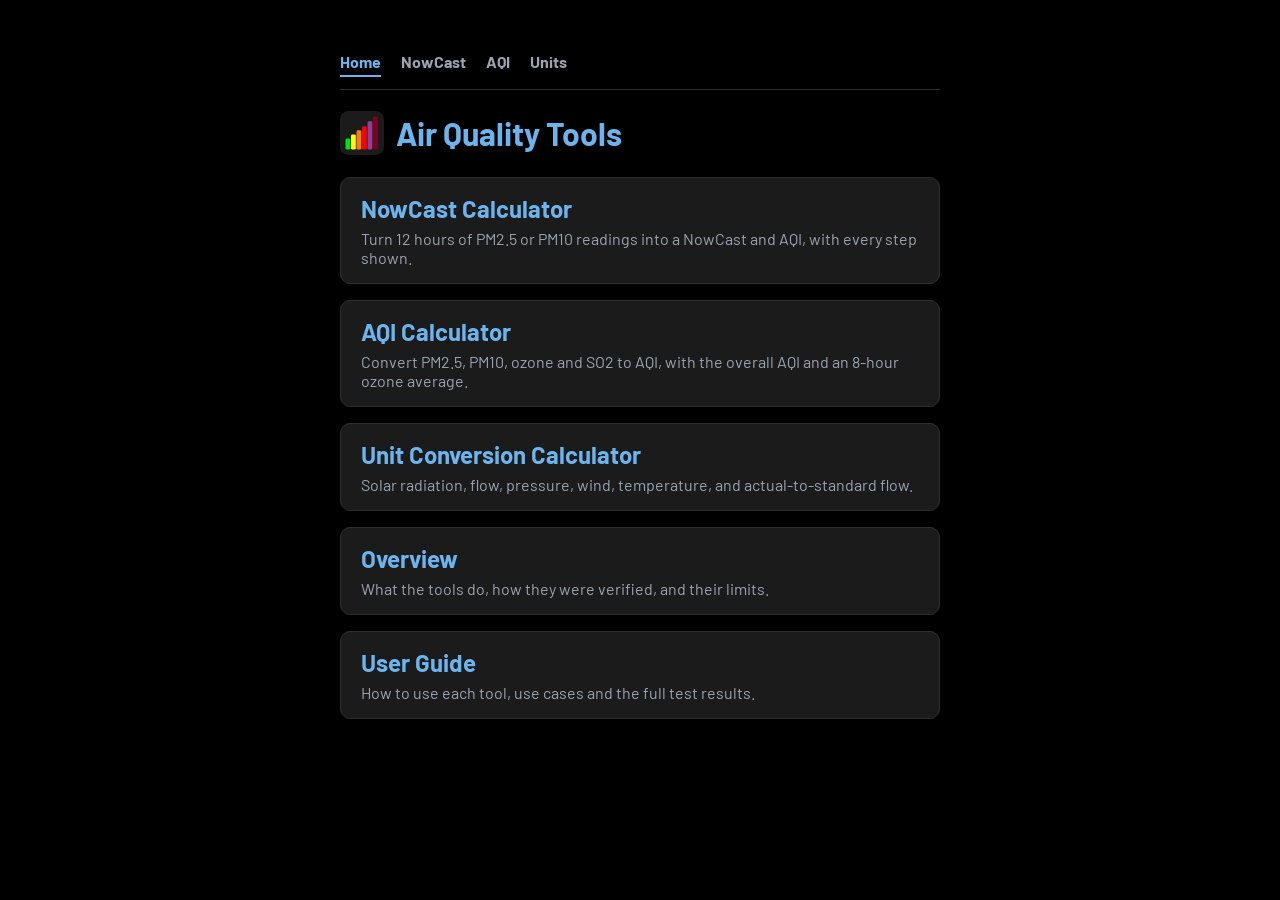
<file: index.html>
<!DOCTYPE html>
<html lang="en">
<head>
  <meta charset="utf-8">
  <meta name="viewport" content="width=device-width, initial-scale=1">
  <title>Air Quality Tools</title>
  <link href="https://fonts.googleapis.com/css2?family=Barlow:wght@400;700&display=swap" rel="stylesheet">
  <link rel="stylesheet" href="style.css">
  <link rel="icon" href="favicon.svg">
  <style>
    body {
      font-family: "Barlow", Arial, sans-serif;
      background: black;
      color: #e6e6e6;
      max-width: 600px;
      margin: 40px auto;
      padding: 0 16px;
    }
    h1 {
      color: #6cb4ee;
      display: flex;
      align-items: center;
      gap: 12px
    }
    .logo {
      width: 44px;
      height: 44px;
    }
  </style>
</head>
<body>
  <nav class="topnav">
    <a href="index.html" aria-current="page">Home</a>
    <a href="nowcast.html">NowCast</a>
    <a href="aqi.html">AQI</a>
    <a href="units.html">Units</a>
  </nav>
    <h1><img src="favicon.svg" alt="" class="logo" width="44" height="44">Air Quality Tools</h1>
  <div class="menu">
    <a class="tool" href="nowcast.html">
      <h2>NowCast Calculator</h2>
      <p>Turn 12 hours of PM2.5 or PM10 readings into a NowCast and AQI, with every step shown.</p>
    </a>
    <a class="tool" href="aqi.html">
      <h2>AQI Calculator</h2>
      <p>Convert PM2.5, PM10, ozone and SO2 to AQI, with the overall AQI and an 8-hour ozone average.</p>
    </a>
    <a class="tool" href="units.html">
      <h2>Unit Conversion Calculator</h2>
      <p>Solar radiation, flow, pressure, wind, temperature, and actual-to-standard flow.</p>
    </a>
   <a class="tool" href="overview.html">
     <h2>Overview</h2>
     <p> What the tools do, how they were verified, and their limits.</p>
   </a>
  <a class="tool" href="user-guide.txt">
    <h2> User Guide</h2>
    <p>How to use each tool, use cases and the full test results.</p>
  </a>
  </div>
</body>
</html>
</file>
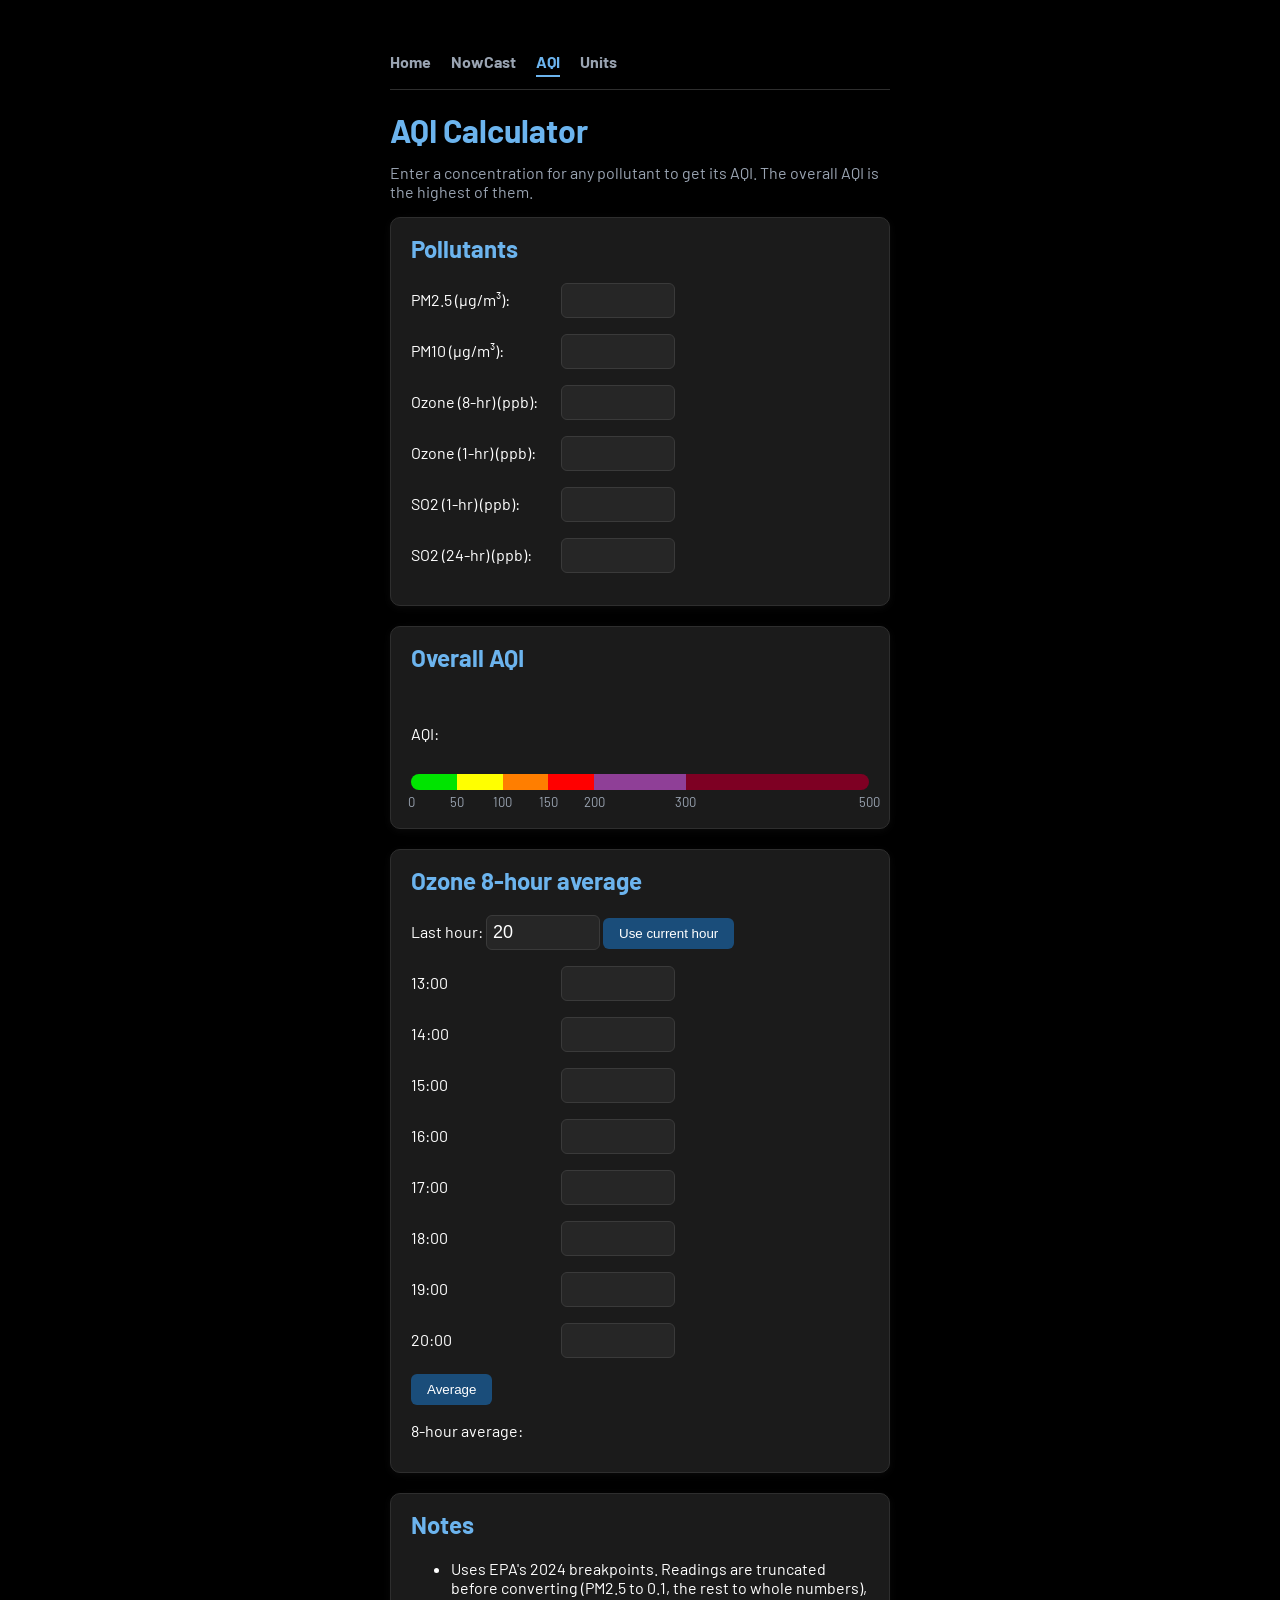
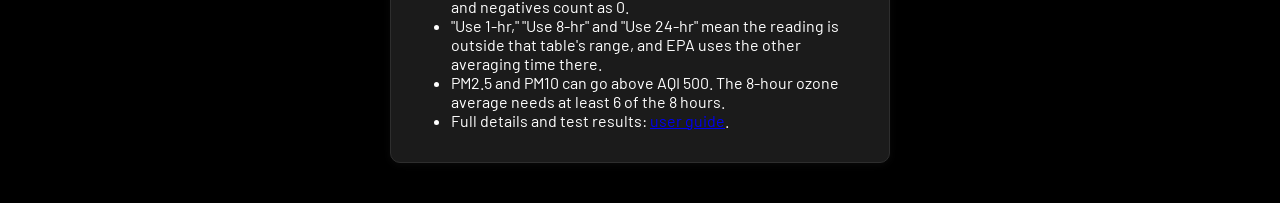
<file: aqi.html>
<!DOCTYPE html>
<html lang="en">
<head>
<meta charset="utf-8">
<meta name="viewport" content="width=device-width, initial-scale=1">
  <title>AQI Calculator</title>
  <link href="https://fonts.googleapis.com/css2?family=Barlow:wght@400;700&display=swap" rel="stylesheet">
 <link rel="stylesheet" href="style.css">
 <link rel="icon" href="favicon.svg">
  <style>
    body {
      font-family: "Barlow", Arial, sans-serif;
      background: black;
      color: white;
      max-width: 500px;
      margin: 40px auto;
      padding: 0 16px;
    }
    h1 {
      color: #6cb4ee;
    }
    input {
      font-size: 18px;
      padding: 6px;
      width: 100px;
      background: #262626;
      color: white;
      border: 1px solid #3a3a3a;
      border-radius: 6px;
    }
    button {
      background: #1a4d7a;
      color: white;
      border: none;
      padding: 8px 16px;
      border-radius: 6px;
      cursor: pointer;
    }
    #result {
      font-size: 48px;
      font-weight: bold;
      padding: 4px 16px;
      border-radius: 8px;
    }
    .good      { background: #00e400; color: black; }
    .moderate  { background: #ffff00; color: black; }
    .usg       { background: #ff7e00; color: black; }
    .unhealthy { background: #ff0000; color: white; }
    .very      { background: #8f3f97; color: white; }
    .hazardous { background: #7e0023; color: white; }
    label {
      display: inline-block;
      width: 150px;
    }
    .small-aqi {
      margin-left: 10px;
      padding: 2px 10px;
      border-radius: 6px;
      font-weight: bold;
      white-space: nowrap;
    }
    #scale-wrap {
      position: relative;
      margin-top: 24px;
    }
    #scale {
      display: flex;
      height: 16px;
      border-radius: 8px;
      overflow: hidden;
    }
    #marker {
      display: none;
      position: absolute;
      top: -10px;
      left: 0%;
      width: 0px;
      height: 0px;
      border-left: 7px solid transparent;
      border-right: 7px solid transparent;
      border-top: 10px solid white;
      transform: translateX(-50%);
      transition: left 0.4s;
    }
    #ticks {
      position: relative;
      height: 18px;
      margin-top: 4px;
      font-size: 13px;
      color: #9aa4b2;
    }
    #ticks span {
      position: absolute;
      transform: translateX(-50%);
    }
   .card {
    background: #1b1b1b;
     border: 1px solid #2e2e2e;
     border-radius: 10px;
     padding: 16px 20px;
     margin-bottom: 20px;
     box-shadow: 0 2px 8px rgba(255, 255, 255, 0.04);
   }
   .card h2 {
     margin-top: 0;
     color: #6cb4ee;
   }
  </style>
</head>
<body>
  <nav class="topnav">
  <a href="index.html">Home</a>
  <a href="nowcast.html">NowCast</a>
  <a href="aqi.html" aria-current="page">AQI</a>
  <a href="units.html">Units</a>
  </nav>
  <h1>AQI Calculator</h1>
  <p class="lede">Enter a concentration for any pollutant to get its AQI. The overall AQI is the highest of them.</p>
  <div class="card">
  <h2>Pollutants</h2>
  <div id="inputs"></div>
  </div>
  <div class="card">
  <h2>Overall AQI</h2>
  <p>AQI: <span id="result"></span></p>
  <p id="category"></p>
  <div id="scale-wrap">
    <div id="scale"></div>
    <div id="marker"></div>
    <div id="ticks"></div>
  </div>
  </div>
  <div class="card">
  <h2>Ozone 8-hour average</h2>
  <p>Last hour: <input id="newest" type="number" min="0" max="23" value="20" onchange="buildHours()">
  <button onclick="useCurrentHour()">Use current hour</button></p>
  <div id="hours"></div>
  <button onclick="average8()">Average</button> 
  <p>8-hour average: <span id="avg8"></span></p>
  </div>
  <div class="card">
    <h2>Notes</h2>
    <ul>
      <li>Uses EPA's 2024 breakpoints. Readings are truncated before converting (PM2.5 to 0.1, the rest to whole numbers), and negatives count as 0.</li>
      <li>"Use 1-hr," "Use 8-hr" and "Use 24-hr" mean the reading is outside that table's range, and EPA uses the other averaging time there.</li>
      <li>PM2.5 and PM10 can go above AQI 500. The 8-hour ozone average needs at least 6 of the 8 hours.</li>
      <li>Full details and test results: <a href="user-guide.txt">user guide</a>.</li>
    </ul>
  </div>
  <script>
    
  // Breakpoints: [C_lo, C_hi, AQI_lo, AQI_hi]
    var pm25 = [               // 24-hour, ug/m3
      [0.0, 9.0, 0, 50],
      [9.1, 35.4, 51, 100],
      [35.5, 55.4, 101, 150],
      [55.5, 125.4, 151, 200],
      [125.5, 225.4, 201, 300],
      [225.5, 325.4, 301, 500],
    ];
    var pm10 = [        // 24-hour, ug/m3
      [0,   54,  0,   50],
      [55,   154,  51,   100],
      [155,   254,  101,   150],
      [255,   354,  151,   200],
      [355,   424,  201,   300],
      [425,   604,  301,   500],
    ];
    var ozone = [   // 8-hour, ppb
       [0,   54,  0,   50],
       [55,   70,  51,   100],
       [71,   85,  101,   150],
       [86,   105,  151,   200],
       [106,   200,  201,   300],
      ];
    var so2 = [  //1-hour, ppb
      [0,   35,  0,   50],
      [36,   75,  51,   100],
      [76,   185,  101,   150],
      [186,   304,  151,   200],
     ];
    var ozone1 = [ //1-hour,ppb (starts at AQI 101)
      [125, 164, 101, 150],
      [165, 204, 151, 200],
      [205, 404, 201, 300],
      [405, 604, 301, 500],
     ];
    var so224 = [ // 24-hour, ppb (starts at AQI 201)
      [305, 604, 201, 300],
      [605, 1004, 301, 500]
    ];
    //Categories: [top AQI, class, name]
    var categories = [
      [50, "good", "Good"],
      [100, "moderate", "Moderate"],
      [150, "usg", "Unhealthy for Sensitive Groups"],
      [200, "unhealthy", "Unhealthy"],
      [300, "very", "Very Unhealthy"],
      [500, "hazardous", "Hazardous"],
     ];
        // The EPA formula for one row of a table
        function formula (c, r) {
          return Math.round((r[3] - r[2]) / (r[1] - r[0]) * (c - r[0]) + r[2]);
        }

         // Find the right row in any table, then use the formula
          function aqiFor (c, table) {
            //Below the start of the table (1-hour ozone starts at 125ppb)
            if (c <table[0][0]) {
              return null;
            }
            for (var i = 0; i < table.length; i++) {
              if (c <= table[i][1]) {
                return formula(c, table[i]);
              }
            }
            // Past the end of the table 
            var last = table[table.length - 1];
            if (last[3] == 500) {
              return formula(c, last);
            }
            return null;
          }

          //Find the category row [top AQI, class, name] for an AQI 
           function categoryFor(aqi) {
             for (var i = 0; i < categories.length; i++) {
               if (aqi <= categories[i][0]) {
                 return categories[i];
               }
             }
             return categories[categories.length - 1];
           }
    // The Pollutants: [id, label, units, table, message, decimals]
    var pollutants = [
      ["pm25", "PM2.5",  "µg/m³", pm25, "", 1],
      ["pm10", "PM10",  "µg/m³", pm10, "", 0],
      ["ozone", "Ozone (8-hr)",  "ppb", ozone, "Use 1-hr", 0],
      ["ozone1", "Ozone (1-hr)", "ppb", ozone1, "Use 8-hr", 0],
      ["so2", "SO2 (1-hr)",  "ppb", so2, "Use 24-hr", 0],
      ["so224", "SO2 (24-hr)", "ppb", so224, "Use 1-hr", 0],
    ];

    // Build one row per pollutant: label, input box, AQI spot
    var inputs = document.getElementById("inputs");
    for (var i = 0; i < pollutants.length; i++) {
      var p = pollutants[i];
      var row = document.createElement("p");
      var label = document.createElement("label");
      label.textContent = p[1] + " (" + p[2] + "):";
      var box = document.createElement("input");
      box.id = "in-" + p[0];
      label.htmlFor = box.id;
      box.oninput = calculateAll;
      var spot = document.createElement("span");
      spot.id = "aqi-" + p[0];
      spot.className = "small-aqi";

      row.appendChild(label);
      row.appendChild(box);
      row.appendChild(spot);
      inputs.appendChild(row);
    }
    // Work out each pollutant's AQI, then the overall (highest) AQI
    function calculateAll() {
      var highest = -1;
      var worst = "";
      
      for (var i = 0; i < pollutants.length; i++) {
        var p = pollutants[i];
        var text = document.getElementById("in-" + p[0]).value.trim();
        var spot = document.getElementById("aqi-" + p[0]);
        spot.className = "small-aqi";
        
        if (text == "") {
          spot.textContent = "";
          continue;
        }
        var c = Number(text);
        if (isNaN(c)) {
          spot.textContent = "Not a number";
          continue;
        }
        c= Math.max (c, 0);  //negatives count as 0
        var f = Math.pow(10, p[5]); //10 for 1 decimal, 1 for whole numbers
        c= Math.floor (c * f + 0.000001) / f;
        
          var aqi = aqiFor(c, p[3]);
          if (aqi == null) {
            spot.textContent = p[4];
          } else {
            spot.textContent = aqi;
            spot.className = "small-aqi " + categoryFor(aqi)[1];
            if (aqi > highest) {
              highest = aqi;
              worst = p[1];
            }
          }
        }
        showOverall(highest, worst);
      }

  //show the overall AQI in the big badge, category, and scale
    function showOverall(aqi, pollutant) {
      var result = document.getElementById("result");
      var category = document.getElementById("category");
      var marker = document.getElementById("marker");

      if (aqi <0) {
        result.textContent = "";
        result.className = "";
        category.textContent = ""; 
        marker.style.display = "none";
        return;
      }
      var cat = categoryFor(aqi);
      result.textContent = aqi;
      result.className = cat[1];
      category.textContent = cat[2] + " (from " + pollutant + ")";
      marker.style.display = "block";
      marker.style.left = Math.min(aqi / 5, 100) + "%";
    }
    // Build the color scale from the categories table
    var scale = document.getElementById("scale");
    var start = 0;
    for (var i = 0; i < categories.length; i++) {
      var segment = document.createElement("div");
      segment.className = categories[i][1];
      segment.style.width = (categories[i][0] - start) / 5 + "%"; 
      scale.appendChild(segment);
      start = categories[i][0];
    }
    // Tick numbers under the scale: 0, then the top of each category
    var stops = [0];
    for (var i=0; i < categories.length; i++) {
      stops.push(categories[i][0]);
    }
    var ticks = document.getElementById("ticks");
    for (var i = 0; i < stops.length; i++) {
      var tick = document.createElement("span");
      tick.textContent = stops[i];
      tick.style.left = stops[i] / 5 + "%";
      ticks.appendChild(tick);
    }
     // Build 8 hourly ozone boxed, oldest first
    function buildHours() {
      var newest = parseInt(document.getElementById("newest").value);
      if (isNaN(newest)) { return; }
      var box = document.getElementById("hours");
      box.innerHTML = "";
      for (var i = 7; i >=0; i--) {
        var h = (newest - i + 24) % 24;
        var row = document.createElement("p");
        var label = document.createElement("label");
        label.textContent = h + ":00";
        var input= document.createElement("input");
        input.id = "hour-" + i;
        row.appendChild(label);
        row.appendChild(input);
        box.appendChild(row);
      }
    }

    //Average the 8 hours (EPA: at least 6 needed)
    function average8() {
    var total = 0;
    var count = 0;
    var bad = 0;
    for (var i = 0; i < 8; i++) {
      var text = document.getElementById("hour-" + i).value.trim();
      if (text == "") {
        continue;
      }
      var c = Number(text);
      if (isNaN(c)) {
        bad = bad + 1;
        continue;
    }
  total = total + c;
  count = count + 1;
  }
    var out = document.getElementById("avg8");
    if (bad > 0) {
      out.textContent = bad + " box(es) aren't numbers. Fix them and try again.";
      return;
    }
    if (count < 6) {
      out.textContent = "Need at least 6 hours (have " + count + ")";
      return;
    }
    var avg=Math.floor(total / count);
    out.textContent = avg + " ppb";
    document.getElementById("in-ozone").value = avg;
    calculateAll();
    }
    
    // Read the computer's clock
    function useCurrentHour() {
      var now = new Date();
      document.getElementById("newest").value = now.getHours();
      buildHours();
    }
  buildHours();
  </script>
</body>
</html>
</file>
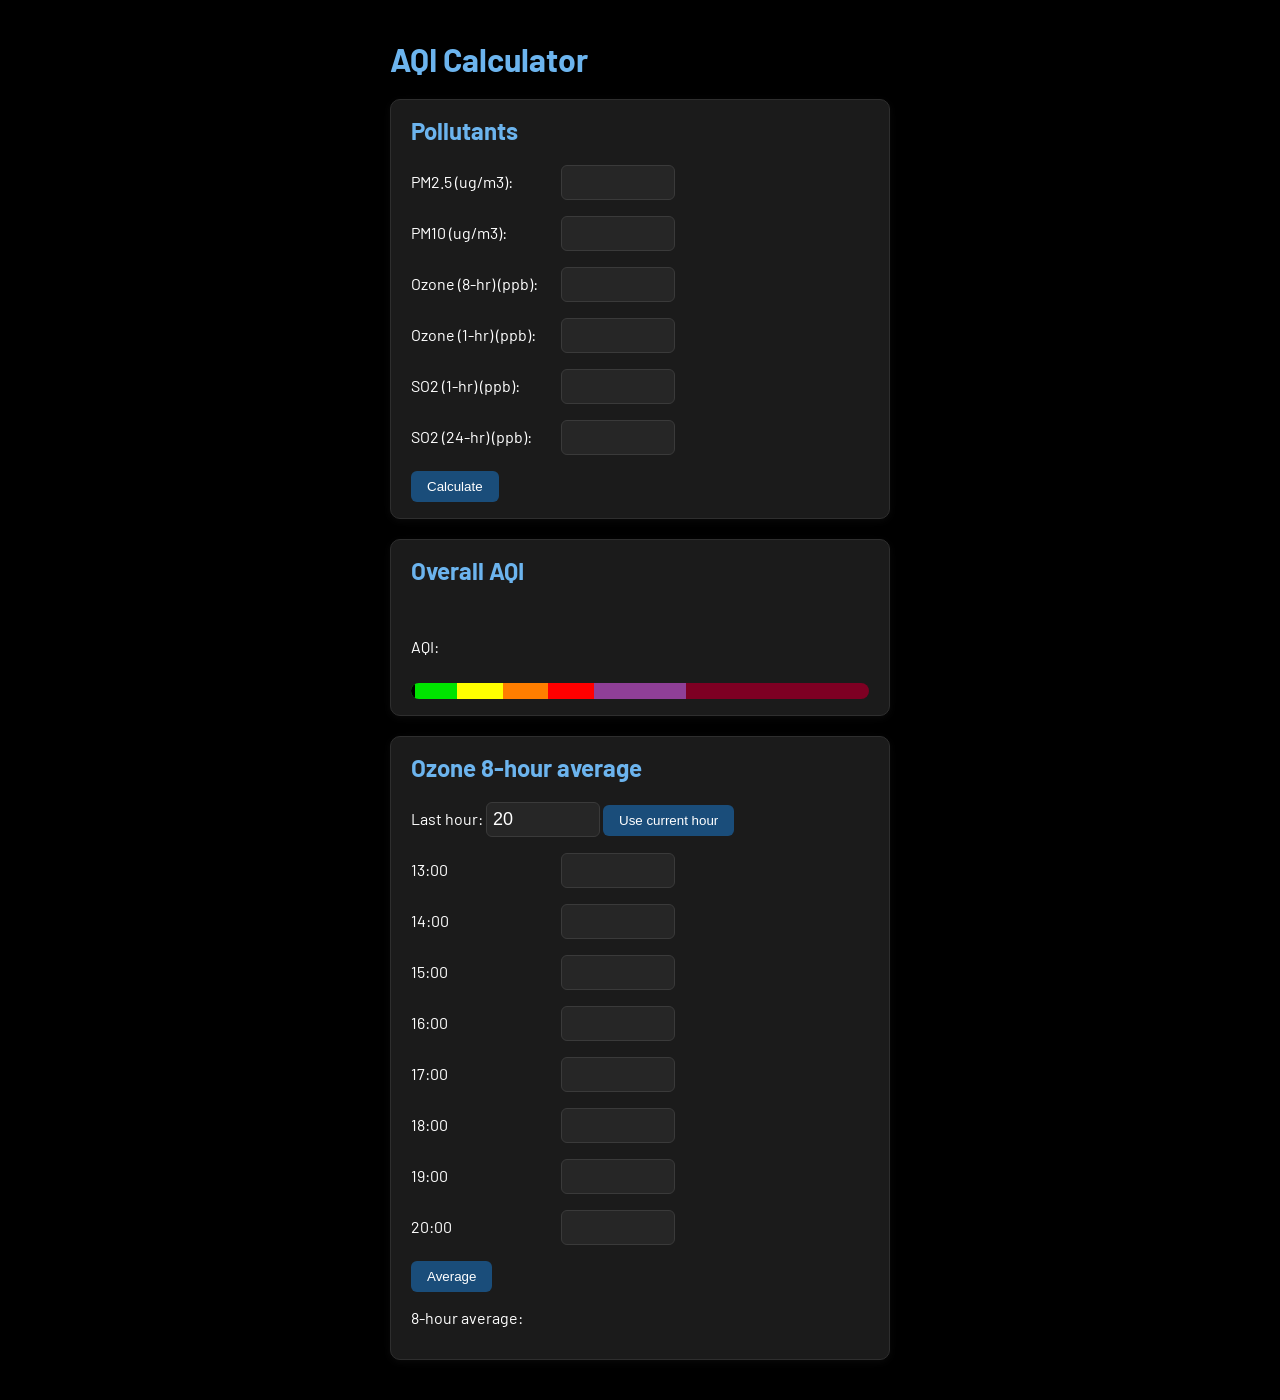
<file: AQIcalculator.html>
<!DOCTYPE html>
<html lang="en">
<head>
  <title>AQI Calculator</title>
  <link href="https://fonts.googleapis.com/css2?family=Barlow:wght@400;700&display=swap" rel="stylesheet">
  <style>
    body {
      font-family: "Barlow", Arial, sans-serif;
      background: black;
      color: white;
      max-width: 500px;
      margin: 40px auto;
    }
    h1 {
      color: #6cb4ee;
    }
    input {
      font-size: 18px;
      padding: 6px;
      width: 100px;
      background: #262626;
      color: white;
      border: 1px solid #3a3a3a;
      border-radius: 6px;
    }
    button {
      background: #1a4d7a;
      color: white;
      border: none;
      padding: 8px 16px;
      border-radius: 6px;
      cursor: pointer;
    }
    #result {
      font-size: 48px;
      font-weight: bold;
      padding: 4px 16px;
      border-radius: 8px;
    }
    .good      { background: #00e400; color: black; }
    .moderate  { background: #ffff00; color: black; }
    .usg       { background: #ff7e00; color: black; }
    .unhealthy { background: #ff0000; color: white; }
    .very      { background: #8f3f97; color: white; }
    .hazardous { background: #7e0023; color: white; }
    label {
      display: inline-block;
      width: 150px;
    }
    .small-aqi {
      margin-left: 10px;
      padding: 2px 10px;
      border-radius: 6px;
      font-weight: bold;
      white-space: nowrap;
    }
    #scale {
      display: flex;
      position:relative;
      height: 16px;
      border-radius: 8px;
      overflow: hidden;
      margin-top: 20px;
    }
    #marker {
      position: absolute;
      top: 0;
      left: 0%;
      width: 4px;
      height: 16px;
      background: black;
    }
   .card {
    background: #1b1b1b;
     border: 1px solid #2e2e2e;
     border-radius: 10px;
     padding: 16px 20px;
     margin-bottom: 20px;
     box-shadow: 0 2px 8px rgba(255, 255, 255, 0.04);
   }
   .card h2 {
     margin-top: 0;
     color: #6cb4ee;
   }
  </style>
</head>
<body>
  <h1>AQI Calculator</h1>
  <div class="card">
  <h2>Pollutants</h2>
  <div id="inputs"></div>
  <button onclick="calculateAll()">Calculate</button>
  </div>
  <div class="card">
  <h2>Overall AQI</h2>
  <p>AQI: <span id="result"></span></p>
  <p id="category"></p>
  <div id="scale">
    <div id="marker"></div>
  </div>
  </div>
  <div class="card">
  <h2>Ozone 8-hour average</h2>
  <p>Last hour: <input id="newest" type="number" min="0" max="23" value="20" onchange="buildHours()">
  <button onclick="useCurrentHour()">Use current hour</button></p>
  <div id="hours"></div>
  <button onclick="average8()">Average</button> 
  <p>8-hour average: <span id="avg8"></span></p>
  </div>
  <script>
    
  // Breakpoints: [C_lo, C_hi, AQI_lo, AQI_hi]
    var pm25 = [               // 24-hour, ug/m3
      [0.0, 9.0, 0, 50],
      [9.1, 35.4, 51, 100],
      [35.5, 55.4, 101, 150],
      [55.5, 125.4, 151, 200],
      [125.5, 225.4, 201, 300],
      [225.5, 325.4, 301, 500],
    ];
    var pm10 = [        // 24-hour, ug/m3
      [0,   54,  0,   50],
      [55,   154,  51,   100],
      [155,   254,  101,   150],
      [255,   354,  151,   200],
      [355,   424,  201,   300],
      [425,   604,  301,   500],
    ];
    var ozone = [   // 8-hour, ppb
       [0,   54,  0,   50],
       [55,   70,  51,   100],
       [71,   85,  101,   150],
       [86,   105,  151,   200],
       [106,   200,  201,   300],
      ];
    var so2 = [  //1-hour, ppb
      [0,   35,  0,   50],
      [36,   75,  51,   100],
      [76,   185,  101,   150],
      [186,   304,  151,   200],
     ];
    var ozone1 = [ //1-hour,ppb (starts at AQI 101)
      [125, 164, 101, 150],
      [165, 204, 151, 200],
      [205, 404, 201, 300],
      [405, 604, 301, 500],
     ];
    var so224 = [ // 24-hour, ppb (starts at AQI 201)
      [305, 604, 201, 300],
      [605, 1004, 301, 500]
    ];
    //Categories: [top AQI, class, name]
    var categories = [
      [50, "good", "Good"],
      [100, "moderate", "Moderate"],
      [150, "usg", "Unhealthy for Sensitive Groups"],
      [200, "unhealthy", "Unhealthy"],
      [300, "very", "Very Unhealthy"],
      [500, "hazardous", "Hazardous"],
     ];
        // The EPA formula for one row of a table
        function formula (c, r) {
          return Math.round((r[3] - r[2]) / (r[1] - r[0]) * (c - r[0]) + r[2]);
        }

         // Find the right row in any table, then use the formula
          function aqiFor (c, table) {
            //Below the start of the table (1-hour ozone starts at 125ppb)
            if (c <table[0][0]) {
              return null;
            }
            for (var i = 0; i < table.length; i++) {
              if (c <= table[i][1]) {
                return formula(c, table[i]);
              }
            }
            // Past the end of the table 
            var last = table[table.length - 1];
            if (last[3] == 500) {
              return formula(c, last);
            }
            return null;
          }

          //Find the category row [top AQI, class, name] for an AQI 
           function categoryFor(aqi) {
             for (var i = 0; i < categories.length; i++) {
               if (aqi <= categories[i][0]) {
                 return categories[i];
               }
             }
             return categories[categories.length - 1];
           }
    // The Pollutants: [id, label, units, table, message, decimals]
    var pollutants = [
      ["pm25", "PM2.5",  "ug/m3", pm25, "", 1],
      ["pm10", "PM10",  "ug/m3", pm10, "", 0],
      ["ozone", "Ozone (8-hr)",  "ppb", ozone, "Use 1-hr", 0],
      ["ozone1", "Ozone (1-hr)", "ppb", ozone1, "Use 8-hr", 0],
      ["so2", "SO2 (1-hr)",  "ppb", so2, "Use 24-hr", 0],
      ["so224", "SO2 (24-hr)", "ppb", so224, "Use 1-hr", 0],
    ];

    // Build one row per pollutant: label, input box, AQI spot
    var inputs = document.getElementById("inputs");
    for (var i = 0; i < pollutants.length; i++) {
      var p = pollutants[i];
      var row = document.createElement("p");
      var label = document.createElement("label");
      label.textContent = p[1] + " (" + p[2] + "):";
      var box = document.createElement("input");
      box.id = "in-" + p[0];
      var spot = document.createElement("span");
      spot.id = "aqi-" + p[0];
      spot.className = "small-aqi";

      row.appendChild(label);
      row.appendChild(box);
      row.appendChild(spot);
      inputs.appendChild(row);
    }
    // Work out each pollutant's AQI, then the overall (highest) AQI
    function calculateAll() {
      var highest = -1;
      var worst = "";
      
      for (var i = 0; i < pollutants.length; i++) {
        var p = pollutants[i];
        var text = document.getElementById("in-" + p[0]).value.trim();
        var spot = document.getElementById("aqi-" + p[0]);
        spot.className = "small-aqi";
        
        if (text == "") {
          spot.textContent = "";
          continue;
        }
        var c = Number(text);
        if (isNaN(c)) {
          spot.textContent = "Not a number";
          continue;
        }
        c= Math.max (c, 0);  //negatives count as 0
        var f = Math.pow(10, p[5]); //10 for 1 decimal, 1 for whole numbers
        c= Math.floor (c * f + 0.000001) / f;
        
          var aqi = aqiFor(c, p[3]);
          if (aqi == null) {
            spot.textContent = p[4];
          } else {
            spot.textContent = aqi;
            spot.className = "small-aqi " + categoryFor(aqi)[1];
            if (aqi > highest) {
              highest = aqi;
              worst = p[1];
            }
          }
        }
        showOverall(highest, worst);
      }

  //show the overall AQI in the big badge, category, and scale
    function showOverall(aqi, pollutant) {
      var result = document.getElementById("result");
      var category = document.getElementById("category");
      var marker = document.getElementById("marker");

      if (aqi <0) {
        result.textContent = "";
        result.className = "";
        category.textContent = ""; 
        marker.style.left = "0%";
        return;
      }
      var cat = categoryFor(aqi);
      result.textContent = aqi;
      result.className = cat[1];
      category.textContent = cat[2] + " (from " + pollutant + ")";
      marker.style.left = Math.min(aqi / 5, 99) + "%";
    }
    // Build the color scale from the categories table
    var scale = document.getElementById("scale");
    var start = 0;
    for (var i = 0; i < categories.length; i++) {
      var segment = document.createElement("div");
      segment.className = categories[i][1];
      segment.style.width = (categories[i][0] - start) / 5 + "%"; 
      scale.appendChild(segment);
      start = categories[i][0];
    }
     // Build 8 hourly ozone boxed, oldest first
    function buildHours() {
      var newest = parseInt(document.getElementById("newest").value);
      var box = document.getElementById("hours");
      box.innerHTML = "";
      for (var i = 7; i >=0; i--) {
        var h = (newest - i + 24) % 24;
        var row = document.createElement("p");
        var label = document.createElement("label");
        label.textContent = h + ":00";
        var input= document.createElement("input");
        input.id = "hour-" + i;
        row.appendChild(label);
        row.appendChild(input);
        box.appendChild(row);
      }
    }

    //Average the 8 hours (EPA: at least 6 needed)
    function average8() {
    var total = 0;
    var count = 0;
    for (var i = 0; i < 8; i++) {
      var text = document.getElementById("hour-" + i).value;
      if (text != "") {
        total = total + parseFloat(text);
        count = count + 1;
      }
    }
    var out = document.getElementById("avg8");
    if (count < 6) {
      out.textContent = "Need at least 6 hours (have " + count + ")";
      return;
    }
    var avg=Math.floor(total / count);
    out.textContent = avg + " ppb";
    document.getElementById("in-ozone").value = avg;
    calculateAll();
    }
    
    // Read the computer's clock
    function useCurrentHour() {
      var now = new Date();
      document.getElementById("newest").value = now.getHours();
      buildHours();
    }
  buildHours();
  </script>
</body>
</html>
</file>
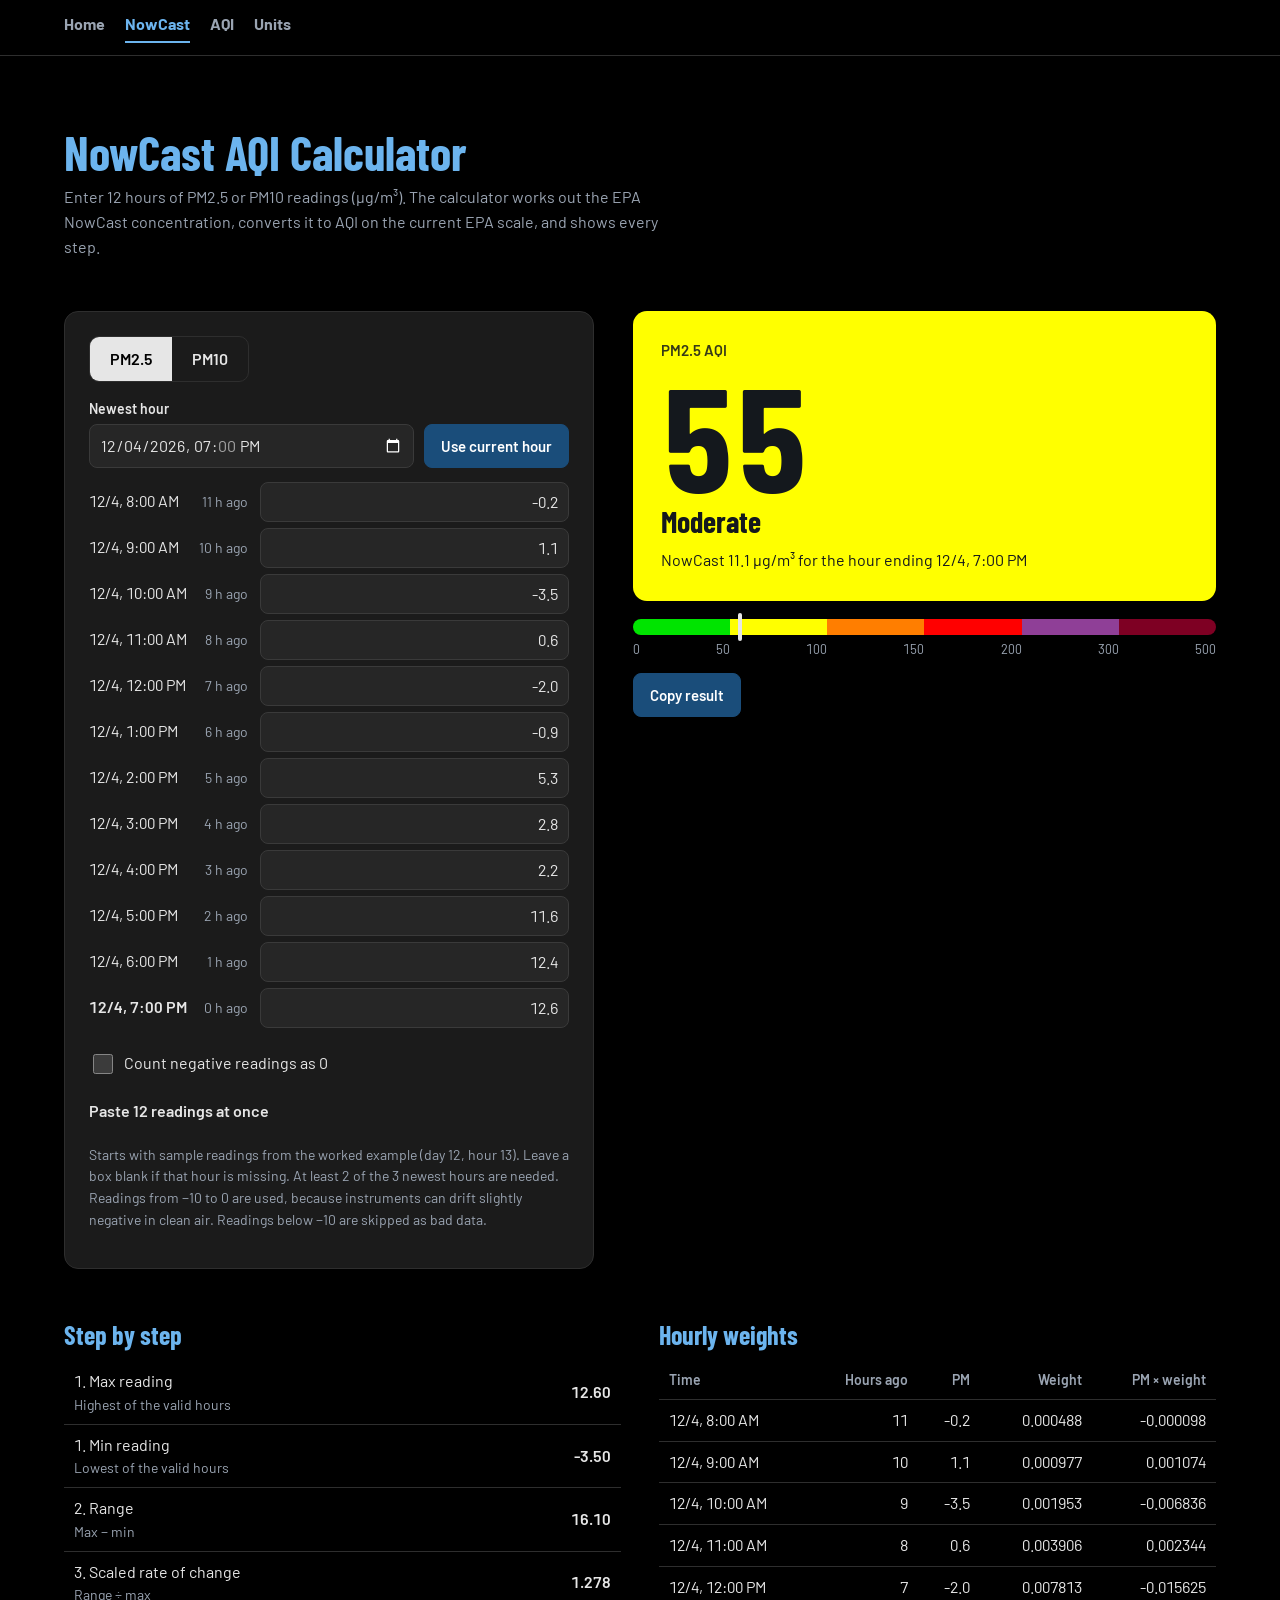
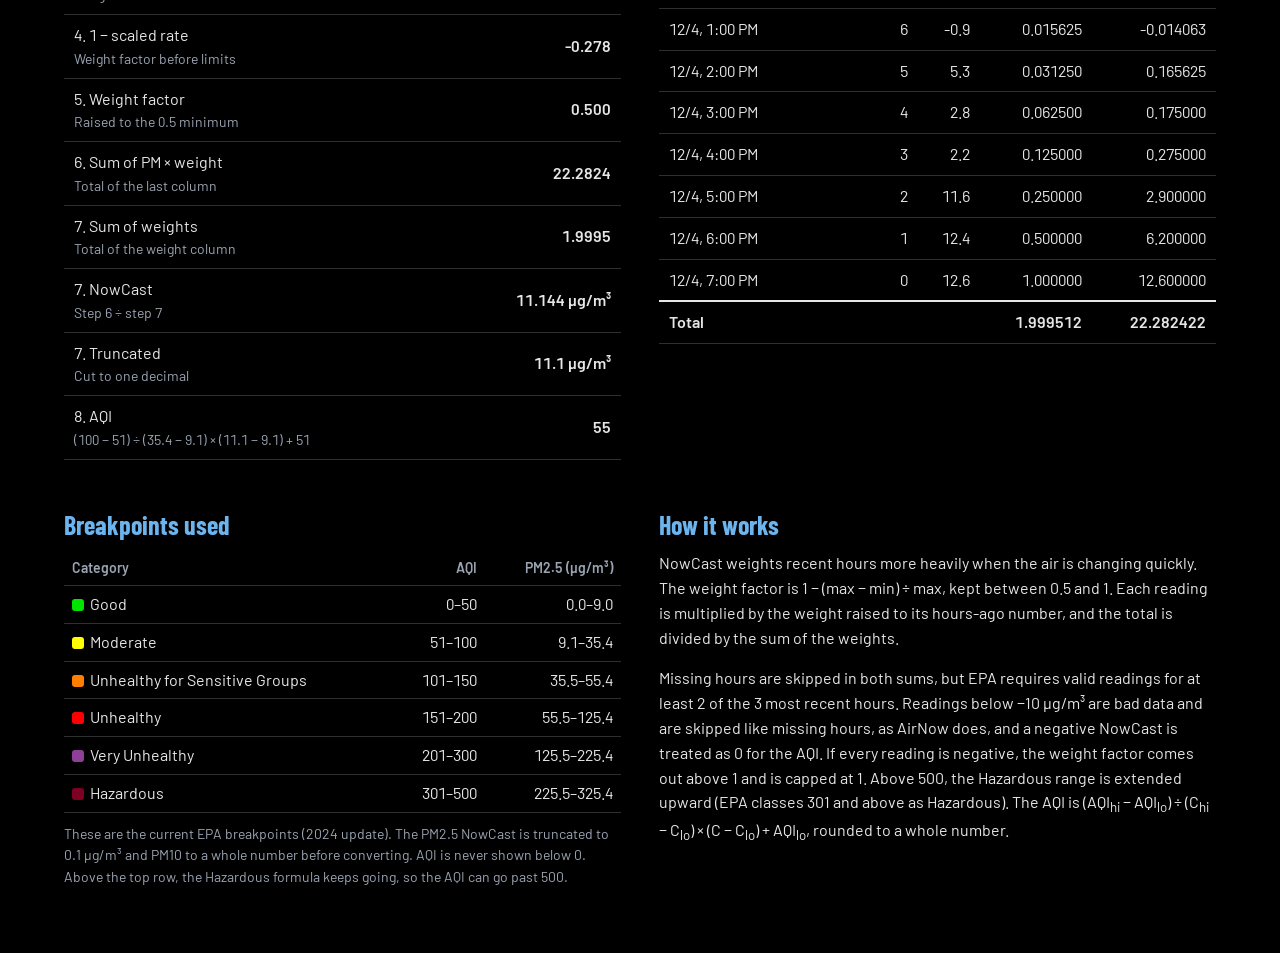
<file: nowcast.html>
<!DOCTYPE html>
<html lang="en">
<head>
<meta charset="utf-8">
<meta name="viewport" content="width=device-width, initial-scale=1">
<title>NowCast AQI Calculator</title>
<link rel="preconnect" href="https://fonts.googleapis.com">
<link href="https://fonts.googleapis.com/css2?family=Barlow+Condensed:wght@600;700&family=Barlow:wght@400;500;600&display=swap" rel="stylesheet">
<link rel="stylesheet" href="style.css">
<link rel="icon" href="favicon.svg">
<style>
/* VOICE: a monitoring-station instrument: exact, calm, readable at a glance.
   IDEA: the AQI color scale itself, with a live readout like a station display panel.
   PICTURE: a large AQI number set in its own category color, with a marker on the six-band scale.
   COLOUR and TYPE: white or deep slate ground, using EPA's own category colors as the only accents. Barlow Condensed for figures, Barlow for text.
   LAYOUT: inputs on the left, readout on the right (stacked on phones as title, readout, inputs), then a step-by-step table showing the work. */
:root{color-scheme:dark;--bg:#000000;--panel:#1b1b1b;--ink:#e6e6e6;--mute:#9aa4b2;--line:#2e2e2e;--acc:#6cb4ee;--cat:#00e400;--catInk:#14181d}
:root[data-theme=light]{color-scheme:light}:root[data-theme=dark]{color-scheme:dark}
*{box-sizing:border-box;min-width:0}
body{margin:0;background:var(--bg);color:var(--ink);font:16px/1.55 Barlow,system-ui,sans-serif;overflow-x:clip}
.band{padding:clamp(24px,4vw,56px) max(5vw,16px)}
.wrap{max-width:1240px;margin:0 auto}
h1{font:700 clamp(32px,5vw,48px)/1.05 "Barlow Condensed",sans-serif;margin:0 0 8px;text-wrap:balance}
h2{font:700 26px/1.1 "Barlow Condensed",sans-serif;margin:0 0 12px}
.lede{color:var(--mute);max-width:66ch;margin:0}
.grid{display:grid;grid-template-columns:minmax(0,1fr) minmax(0,1.1fr);gap:clamp(20px,3vw,40px);align-items:start}
.card{background:var(--panel);border:1px solid var(--line);border-radius:14px;padding:clamp(16px,2.4vw,24px)}
.seg{display:inline-flex;border:1px solid var(--line);border-radius:10px;overflow:hidden;margin-bottom:16px}
.seg button{font:600 16px Barlow,sans-serif;min-height:44px;padding:0 20px;border:0;background:transparent;color:var(--ink);cursor:pointer}
.seg button[aria-pressed=true]{background:var(--ink);color:var(--bg)}
label.f{display:block;font-weight:600;font-size:14px;margin-bottom:4px}
input,textarea{font:16px Barlow,sans-serif;color:var(--ink);background:var(--bg);border:1px solid var(--line);border-radius:8px;padding:9px 10px;min-height:44px;width:100%}
input:focus-visible,textarea:focus-visible,button:focus-visible{outline:3px solid var(--acc);outline-offset:2px}
.row2{display:grid;grid-template-columns:minmax(0,1fr) auto;gap:10px;align-items:end;margin-bottom:14px}
.btn{font:600 15px Barlow,sans-serif;min-height:44px;padding:0 16px;border-radius:8px;border:1px solid var(--line);background:var(--bg);color:var(--ink);cursor:pointer;white-space:nowrap}
.btn.pri{background:var(--acc);border-color:var(--acc);color:#fff}
.hrs{display:grid;grid-template-columns:auto auto minmax(0,1fr);gap:6px 12px;align-items:center}
.hrs .t{font-variant-numeric:tabular-nums;white-space:nowrap}
.hrs .a{color:var(--mute);font-size:14px;white-space:nowrap;text-align:right}
.hrs input{text-align:right;font-variant-numeric:tabular-nums;min-height:40px;padding:6px 10px}
.hrs .newest{font-weight:600}
.opts{display:flex;flex-wrap:wrap;gap:8px 16px;margin:14px 0 4px;align-items:center}
.chk{display:flex;gap:8px;align-items:center;min-height:44px;cursor:pointer}
.chk input{width:20px;height:20px;min-height:0}
.read{position:sticky;top:16px}
.dial{border-radius:14px;padding:clamp(18px,3vw,28px);background:var(--cat);color:var(--catInk);transition:background .4s}
.dial .k{font-weight:600;font-size:15px;opacity:.85}
.dial .n{font:700 clamp(84px,14vw,148px)/.9 "Barlow Condensed",sans-serif;font-variant-numeric:tabular-nums;margin:6px 0 4px}
.dial .c{font:700 clamp(22px,3vw,30px)/1.1 "Barlow Condensed",sans-serif}
.dial .s{margin-top:10px;font-size:16px}
.scale{margin:18px 0 6px;position:relative}
.bar{display:flex;height:16px;border-radius:8px;overflow:hidden}
.bar span{flex:1}
.mark{position:absolute;top:-6px;width:4px;height:28px;background:var(--ink);border-radius:2px;transform:translateX(-50%);transition:left .4s}
.ticks{display:flex;justify-content:space-between;font-size:13px;color:var(--mute);margin-top:4px;font-variant-numeric:tabular-nums}
.warn{background:light-dark(#fff4d6,#3a2f12);border:1px solid light-dark(#f0d48a,#6b5520);border-radius:10px;padding:10px 12px;margin-top:12px;font-size:15px}
.warn:empty{display:none}
table{border-collapse:collapse;width:100%;font-variant-numeric:tabular-nums}
th,td{padding:8px 10px;border-bottom:1px solid var(--line);text-align:right;white-space:nowrap}
th:first-child,td:first-child{text-align:left}
th{font-size:14px;color:var(--mute);font-weight:600}
tr.tot td{font-weight:600;border-top:2px solid var(--ink)}
.steps td:first-child{white-space:normal}
.steps td.v{font-weight:600}
.steps .how{color:var(--mute);font-size:14px;text-align:left;white-space:normal}
.two{display:grid;grid-template-columns:minmax(0,1fr) minmax(0,1fr);gap:clamp(20px,3vw,40px);align-items:start}
.scroll{overflow-x:auto}
.note{color:var(--mute);font-size:14px;margin-top:10px}
.bp td,.bp th{padding:6px 8px}
.sw{display:inline-block;width:12px;height:12px;border-radius:3px;vertical-align:-1px;margin-right:6px}
@media(max-width:900px){.grid,.two{grid-template-columns:minmax(0,1fr)}.read{position:static;order:-1}}
@media(max-width:600px){table{font-size:13px}.steps .how{display:none}}
@media(prefers-reduced-motion:reduce){.dial,.mark{transition:none}}
.topnav{padding:12px max(5vw,16px)}
.topnav .wrap{display:flex;gap:20px;width:100%}
h1,h2{color:#6cb4ee}
input,textarea{background:#262626;border-color:#3a3a3a}
.btn{background:#1a4d7a;border-color:#1a4d7a;color:#fff}
</style>
</head>
<body>
<nav class="topnav">
   <div class="wrap"> 
 <a href="index.html">Home</a>
 <a href="nowcast.html" aria-current="page">NowCast</a>
 <a href="aqi.html">AQI</a>
 <a href="units.html">Units</a>
   </div>
 </nav>
<header class="band" style="padding-bottom:0"><div class="wrap">
  <h1>NowCast AQI Calculator</h1>
  <p class="lede">Enter 12 hours of PM2.5 or PM10 readings (µg/m³). The calculator works out the EPA NowCast concentration, converts it to AQI on the current EPA scale, and shows every step.</p>
</div></header>

<main class="band"><div class="wrap grid">
  <section class="card" aria-label="Inputs">
    <div class="seg" role="group" aria-label="Pollutant">
      <button id="p25" aria-pressed="true">PM2.5</button>
      <button id="p10" aria-pressed="false">PM10</button>
    </div>
    <div class="row2">
      <div><label class="f" for="end">Newest hour</label><input id="end" type="datetime-local" step="3600"></div>
      <button class="btn" id="now">Use current hour</button>
    </div>
    <div class="hrs" id="hrs"></div>
    <div class="opts">
      <label class="chk"><input type="checkbox" id="clip"> Count negative readings as 0</label>
    </div>
    <details>
      <summary style="cursor:pointer;min-height:44px;display:flex;align-items:center;font-weight:600">Paste 12 readings at once</summary>
      <label class="f" for="paste">Oldest to newest, separated by spaces, commas or new lines (you can paste a column copied from Excel)</label>
      <textarea id="paste" rows="3"></textarea>
      <div style="display:flex;gap:8px;flex-wrap:wrap;margin-top:8px">
        <button class="btn pri" id="fill">Fill hours</button>
        <button class="btn" id="clear">Clear all</button>
      </div>
    </details>
    <p class="note" id="sample">Starts with sample readings from the worked example (day 12, hour 13). Leave a box blank if that hour is missing. At least 2 of the 3 newest hours are needed. Readings from −10 to 0 are used, because instruments can drift slightly negative in clean air. Readings below −10 are skipped as bad data.</p>
  </section>

  <section class="read" aria-live="polite">
    <div class="dial" id="dial">
      <div class="k" id="dk">PM2.5 AQI</div>
      <div class="n" id="dn">–</div>
      <div class="c" id="dc">–</div>
      <div class="s" id="ds"></div>
    </div>
    <div class="scale" aria-hidden="true">
      <div class="bar"><span style="background:#00e400"></span><span style="background:#ffff00"></span><span style="background:#ff7e00"></span><span style="background:#ff0000"></span><span style="background:#8f3f97"></span><span style="background:#7e0023"></span></div>
      <div class="mark" id="mk"></div>
      <div class="ticks"><span>0</span><span>50</span><span>100</span><span>150</span><span>200</span><span>300</span><span>500</span></div>
    </div>
    <div class="warn" id="warn"></div>
    <div style="display:flex;gap:8px;flex-wrap:wrap;margin-top:14px;align-items:center">
      <button class="btn" id="copy">Copy result</button><span class="note" id="copied" style="margin:0"></span>
    </div>
  </section>
</div></main>

<section class="band" style="padding-top:0"><div class="wrap two">
  <div>
    <h2>Step by step</h2>
    <table class="steps"><tbody id="steps"></tbody></table>
  </div>
  <div>
    <h2>Hourly weights</h2>
    <div class="scroll"><table><thead><tr><th>Time</th><th>Hours ago</th><th>PM</th><th>Weight</th><th>PM × weight</th></tr></thead><tbody id="tbl"></tbody></table></div>
  </div>
</div></section>

<section class="band" style="padding-top:0"><div class="wrap two">
  <div>
    <h2>Breakpoints used</h2>
    <div class="scroll"><table class="bp"><thead><tr><th>Category</th><th>AQI</th><th id="bph">PM2.5 (µg/m³)</th></tr></thead><tbody id="bp"></tbody></table></div>
    <p class="note">These are the current EPA breakpoints (2024 update). The PM2.5 NowCast is truncated to 0.1 µg/m³ and PM10 to a whole number before converting. AQI is never shown below 0. Above the top row, the Hazardous formula keeps going, so the AQI can go past 500.</p>
  </div>
  <div>
    <h2>How it works</h2>
    <p style="margin-top:0">NowCast weights recent hours more heavily when the air is changing quickly. The weight factor is 1 − (max − min) ÷ max, kept between 0.5 and 1. Each reading is multiplied by the weight raised to its hours-ago number, and the total is divided by the sum of the weights.</p>
    <p>Missing hours are skipped in both sums, but EPA requires valid readings for at least 2 of the 3 most recent hours. Readings below −10 µg/m³ are bad data and are skipped like missing hours, as AirNow does, and a negative NowCast is treated as 0 for the AQI. If every reading is negative, the weight factor comes out above 1 and is capped at 1. Above 500, the Hazardous range is extended upward (EPA classes 301 and above as Hazardous). The AQI is (AQI<sub>hi</sub> − AQI<sub>lo</sub>) ÷ (C<sub>hi</sub> − C<sub>lo</sub>) × (C − C<sub>lo</sub>) + AQI<sub>lo</sub>, rounded to a whole number.</p>
  </div>
</div></section>

<script>
{
const CATS=[["Good","#00e400","#14181d"],["Moderate","#ffff00","#14181d"],["Unhealthy for Sensitive Groups","#ff7e00","#14181d"],["Unhealthy","#ff0000","#ffffff"],["Very Unhealthy","#8f3f97","#ffffff"],["Hazardous","#7e0023","#ffffff"]];
const BP={pm25:[[0,9.0,0,50],[9.1,35.4,51,100],[35.5,55.4,101,150],[55.5,125.4,151,200],[125.5,225.4,201,300],[225.5,325.4,301,500]],
          pm10:[[0,54,0,50],[55,154,51,100],[155,254,101,150],[255,354,151,200],[355,424,201,300],[425,604,301,500]]};
const DEC={pm25:1,pm10:0},NAME={pm25:"PM2.5",pm10:"PM10"};
const SAMPLE={pm25:["-0.2","1.1","-3.5","0.6","-2.0","-0.9","5.3","2.8","2.2","11.6","12.4","12.6"],
              pm10:["18","22","15","20","24","31","45","52","61","58","49","40"]};
const $=id=>document.getElementById(id);
let st={pol:"pm25",vals:{pm25:SAMPLE.pm25.slice(),pm10:SAMPLE.pm10.slice()},clip:false,end:null};
try{const s=JSON.parse(localStorage.getItem("nowcast-v1")||"null");if(s&&s.vals){st=Object.assign(st,s);$("sample").textContent="Your last readings were restored. Leave a box blank if that hour is missing. At least 2 of the 3 newest hours are needed."}}catch(e){}
const save=()=>{try{localStorage.setItem("nowcast-v1",JSON.stringify(st))}catch(e){}};

const pad=n=>String(n).padStart(2,"0");
const toLocal=d=>`${d.getFullYear()}-${pad(d.getMonth()+1)}-${pad(d.getDate())}T${pad(d.getHours())}:00`;
const curHour=()=>{const d=new Date();d.setMinutes(0,0,0);return toLocal(d)};
if(!st.end)st.end=curHour();
const fmtT=d=>d.toLocaleString([], {month:"numeric",day:"numeric",hour:"numeric",minute:"2-digit"});
const times=()=>{const e=new Date(st.end);return Array.from({length:12},(_,k)=>new Date(e.getTime()-(11-k)*3600e3))};
const f=(x,n)=>Number.isFinite(x)?x.toFixed(n):"–";
const trunc=(x,d)=>{const m=10**d;return Math.trunc(x*m+(x>=0?1e-9:-1e-9))/m};

function drawInputs(){
  const ts=times(),v=st.vals[st.pol];
  $("hrs").innerHTML=ts.map((t,k)=>`<span class="t${k==11?" newest":""}">${fmtT(t)}</span><span class="a">${11-k} h ago</span><input inputmode="decimal" id="v${k}" aria-label="${NAME[st.pol]} at ${fmtT(t)}" value="${(v[k]??"").replace(/"/g,"")}">`).join("");
  $("end").value=st.end;$("clip").checked=st.clip;
  $("p25").setAttribute("aria-pressed",st.pol=="pm25");$("p10").setAttribute("aria-pressed",st.pol=="pm10");
  $("bph").textContent=NAME[st.pol]+" (µg/m³)";
  $("bp").innerHTML=BP[st.pol].map((r,i)=>`<tr><td><span class="sw" style="background:${CATS[i][1]}"></span>${CATS[i][0]}</td><td>${r[2]}–${r[3]}</td><td>${r[0].toFixed(DEC[st.pol])}–${r[1].toFixed(DEC[st.pol])}</td></tr>`).join("");
}

function toAQI(c,pol){
  if(c<=0)return{aqi:0,row:0};
  const b=BP[pol];
  for(let i=0;i<b.length;i++){const[cl,ch,al,ah]=b[i];if(c<=ch)return{aqi:Math.round((ah-al)/(ch-cl)*(c-cl)+al),row:i,r:b[i]}}
  const[cl,ch,al,ah]=b[5];
  return{aqi:Math.round((ah-al)/(ch-cl)*(c-cl)+al),row:5,beyond:true,r:b[5]};
}

function calc(){
  const pol=st.pol,ts=times();
  const raw=st.vals[pol].map(s=>{const t=String(s??"").trim();if(t==="")return null;const n=Number(t.replace(",","."));return Number.isFinite(n)?n:NaN});
  const lst=f=>ts.filter((_,k)=>f(raw[k])).map(fmtT).join(", ");
  const isLow=x=>x!=null&&x<-10;
  const blank=raw.filter(x=>x==null).length,bad=raw.some(x=>Number.isNaN(x)),low=raw.some(isLow);
  const lowMsg=`Readings below −10 µg/m³ are bad data, so they're skipped like missing hours (AirNow does the same): ${lst(isLow)}.`;
  let warn=[];
  const out={pol,ts};
  const recent=raw.slice(9).filter(x=>x!=null&&!Number.isNaN(x)&&!isLow(x)).length;
  if(blank==12)warn.push("Enter readings to get a result.");
  else if(recent<2)warn.push("EPA requires valid readings for at least 2 of the 3 most recent hours (0, 1 and 2 hours ago). Fill in the newest hours to get a result."+(raw.slice(9).some(isLow)?" Readings below −10 count as missing.":""));
  if(bad)warn.push(`These hours don't contain a number: ${lst(x=>Number.isNaN(x))}.`);
  if(warn.length){if(low)warn.push(lowMsg);out.ok=false;return render(out,warn)}
  const vals=raw.map(x=>x==null||isLow(x)?null:(st.clip?Math.max(0,x):x)),valid=vals.filter(x=>x!=null);
  out.vals=vals;
  const mx=Math.max(...valid),mn=Math.min(...valid),rng=mx-mn;
  const scaled=mx!==0?rng/mx:NaN, w1=mx!==0?1-scaled:NaN;
  const w=Number.isFinite(w1)?Math.min(Math.max(w1,0.5),1):1;
  let num=0,den=0;const rows=vals.map((x,k)=>{const i=11-k,wt=w**i;if(x!=null){num+=x*wt;den+=wt}return{t:ts[k],i,x,low:isLow(raw[k])?raw[k]:null,wt:x!=null?wt:null,p:x!=null?x*wt:null}});
  const nc=num/den,ncT=trunc(nc,DEC[pol]);
  const a=toAQI(ncT,pol);
  if(mx===0)warn.push("The max reading is 0, so step 3 would divide by zero. The weight factor is set to 1, which weights every hour equally.");
  else if(w1>1)warn.push("Every reading is negative, so the weight factor came out above 1 and was capped at 1. That weights every hour equally, the same as a plain average.");
  if(ncT<0)warn.push("The NowCast concentration is negative, so it's treated as 0 for the AQI.");
  if(blank)warn.push(`Missing hours skipped in both sums: ${lst(x=>x==null)}.`);
  if(low)warn.push(lowMsg);
  if(a.beyond)warn.push("Above 500, the AQI is calculated by extending the top Hazardous range upward. EPA classes every AQI of 301 and above as Hazardous.");
  Object.assign(out,{ok:true,mx,mn,rng,scaled,w1,w,num,den,nc,ncT,rows},a);
  render(out,warn);
}

function render(o,warn){
  const d=DEC[o.pol],u=" µg/m³";
  $("dk").textContent=NAME[o.pol]+" AQI";
  $("warn").innerHTML=warn.map(s=>`<div>${s}</div>`).join("");
  const dial=$("dial");
  if(!o.ok){$("dn").textContent="–";$("dc").textContent="Check your readings";$("ds").textContent="";dial.style.setProperty("--cat","var(--line)");dial.style.setProperty("--catInk","var(--ink)");$("mk").style.display="none";$("steps").innerHTML="";$("tbl").innerHTML="";return}
  const c=CATS[o.row];
  $("dn").textContent=o.aqi;$("dc").textContent=c[0];
  $("ds").textContent=`NowCast ${o.ncT.toFixed(d)}${u} for the hour ending ${fmtT(o.ts[11])}`;
  dial.style.setProperty("--cat",c[1]);dial.style.setProperty("--catInk",c[2]);
  const stops=[0,50,100,150,200,300,500],seg=100/6;let pos=100;
  for(let i=0;i<6;i++){if(o.aqi<=stops[i+1]){pos=(i+(o.aqi-stops[i])/(stops[i+1]-stops[i]))*seg;break}}
  $("mk").style.display="block";$("mk").style.left=Math.min(Math.max(pos,0.8),99.2)+"%";
  const r=o.r,S=[
    ["1. Max reading",f(o.mx,d+1),"Highest of the valid hours"],
    ["1. Min reading",f(o.mn,d+1),"Lowest of the valid hours"],
    ["2. Range",f(o.rng,d+1),"Max − min"],
    ["3. Scaled rate of change",f(o.scaled,3),"Range ÷ max"],
    ["4. 1 − scaled rate",f(o.w1,3),"Weight factor before limits"],
    ["5. Weight factor",o.w.toFixed(3),!Number.isFinite(o.w1)?"Max is 0, so set to 1":o.w1<0.5?"Raised to the 0.5 minimum":o.w1>1?"Capped at the 1 maximum":"Already between 0.5 and 1"],
    ["6. Sum of PM × weight",o.num.toFixed(4),"Total of the last column"],
    ["7. Sum of weights",o.den.toFixed(4),"Total of the weight column"],
    ["7. NowCast",o.nc.toFixed(3)+u,"Step 6 ÷ step 7"],
    ["7. Truncated",o.ncT.toFixed(d)+u,d?"Cut to one decimal":"Cut to a whole number"],
    ["8. AQI",String(o.aqi),o.ncT<=0?"Concentration is 0 or below, so AQI is 0":`(${r[3]} − ${r[2]}) ÷ (${r[1].toFixed(d)} − ${r[0].toFixed(d)}) × (${o.ncT.toFixed(d)} − ${r[0].toFixed(d)}) + ${r[2]}`]];
  $("steps").innerHTML=S.map(s=>`<tr><td>${s[0]}<div class="how">${s[2]}</div></td><td class="v">${s[1]}</td></tr>`).join("");
  $("tbl").innerHTML=o.rows.map(x=>`<tr><td>${fmtT(x.t)}</td><td>${x.i}</td><td>${x.low!=null?x.low.toFixed(d+(o.pol=="pm25"?0:1))+" (skipped, below −10)":x.x==null?"missing":x.x.toFixed(d+ (o.pol=="pm25"?0:1))}</td><td>${x.wt==null?"–":x.wt.toFixed(6)}</td><td>${x.p==null?"–":x.p.toFixed(6)}</td></tr>`).join("")+
    `<tr class="tot"><td>Total</td><td></td><td></td><td>${o.den.toFixed(6)}</td><td>${o.num.toFixed(6)}</td></tr>`;
  st.last=`${NAME[o.pol]} NowCast ${o.ncT.toFixed(d)}${u}, AQI ${o.aqi} (${c[0]}), hour ending ${fmtT(o.ts[11])}`;
}

$("hrs").addEventListener("input",e=>{const k=+e.target.id.slice(1);st.vals[st.pol][k]=e.target.value;save();calc()});
$("p25").onclick=()=>{st.pol="pm25";save();drawInputs();calc()};
$("p10").onclick=()=>{st.pol="pm10";save();drawInputs();calc()};
$("end").onchange=e=>{if(e.target.value){st.end=e.target.value.slice(0,13)+":00";save();drawInputs();calc()}};
$("now").onclick=()=>{st.end=curHour();save();drawInputs();calc()};
$("clip").onchange=e=>{st.clip=e.target.checked;save();calc()};
$("fill").onclick=()=>{let n=$("paste").value.split(/[\s,;]+/).filter(s=>s!=="");if(!n.length)return;n=n.slice(-12);const v=Array(12).fill("");n.forEach((s,i)=>v[12-n.length+i]=s);st.vals[st.pol]=v;save();drawInputs();calc()};
$("clear").onclick=()=>{st.vals[st.pol]=Array(12).fill("");$("paste").value="";save();drawInputs();calc()};
$("copy").onclick=async()=>{try{await navigator.clipboard.writeText(st.last||"");$("copied").textContent="Copied"}catch(e){$("copied").textContent="Copy isn't available here. Select the text above instead."}setTimeout(()=>$("copied").textContent="",2500)};
drawInputs();calc();
}
</script>
</body>
</html>
</file>
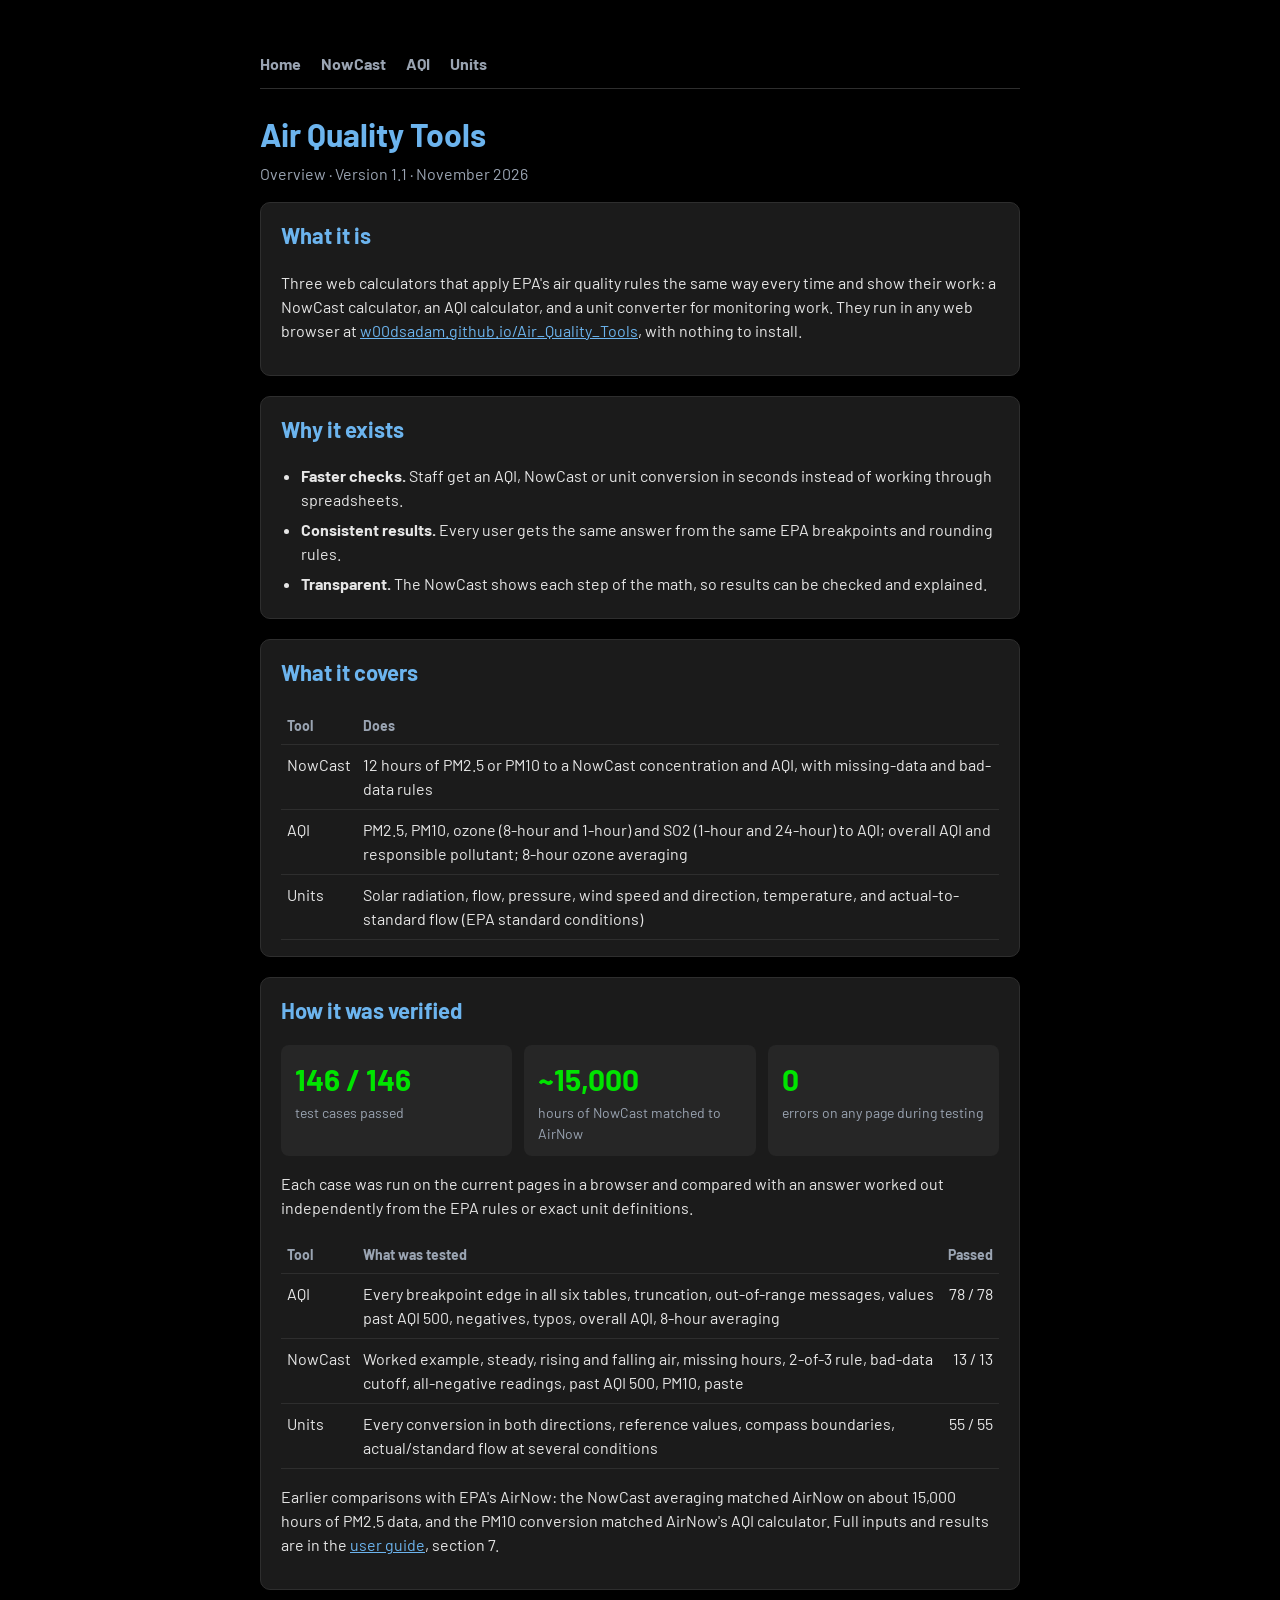
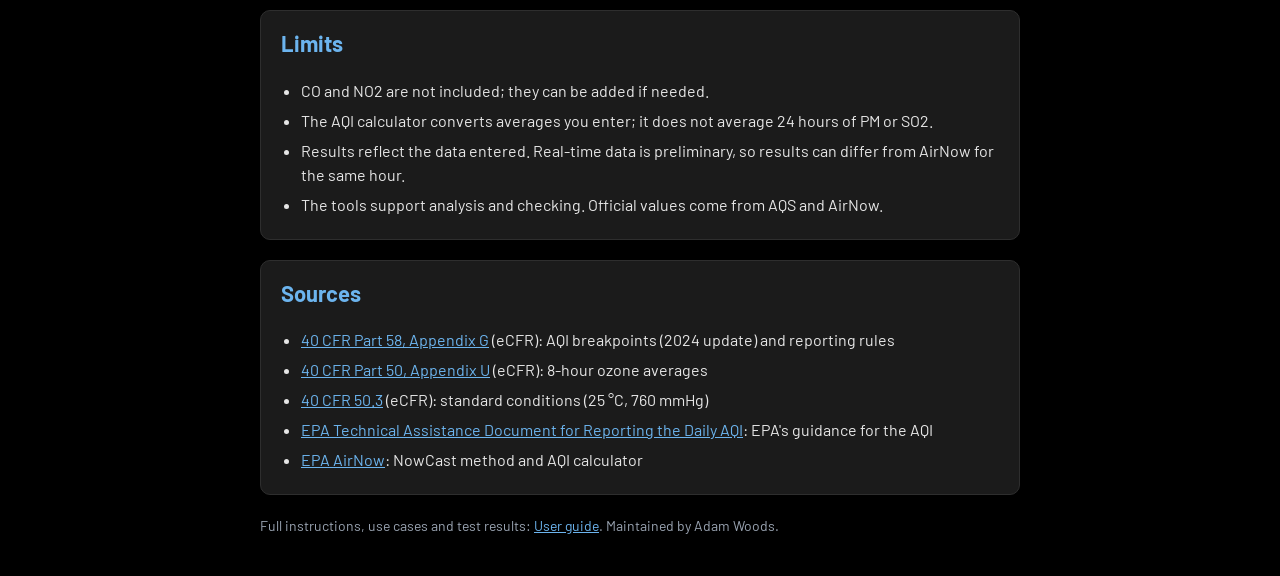
<file: overview.html>
<!DOCTYPE html>
<html lang="en">
<head>
  <meta charset="utf-8">
  <meta name="viewport" content="width=device-width, initial-scale=1">
  <title>Air Quality Tools: Overview</title>
  <link href="https://fonts.googleapis.com/css2?family=Barlow:wght@400;700&display=swap" rel="stylesheet">
  <link rel="stylesheet" href="style.css">
  <link rel="icon" href="favicon.svg">
  <style>
    body {
      font-family: "Barlow", Arial, sans-serif;
      background: black;
      color: #e6e6e6;
      max-width: 760px;
      margin: 40px auto;
      padding: 0 16px;
      line-height: 1.5;
    }
    h1 {
      color: #6cb4ee;
      margin-bottom: 4px;
    }
    .sub {
      color: #9aa4b2;
      margin-top: 0;
    }
    .card {
      background: #1b1b1b;
      border: 1px solid #2e2e2e;
      border-radius: 10px;
      padding: 16px 20px;
      margin-bottom: 20px;
    }
    .card h2 {
      margin-top: 0;
      color: #6cb4ee;
      font-size: 22px;
    }
    .stats {
      display: grid;
      grid-template-columns: repeat(auto-fit, minmax(150px, 1fr));
      gap: 12px;
      margin: 8px 0 4px;
    }
    .stat {
      background: #262626;
      border-radius: 8px;
      padding: 12px 14px;
    }
    .stat .num {
      font-size: 30px;
      font-weight: 700;
      color: #00e400;
    }
    .stat .lbl {
      color: #9aa4b2;
      font-size: 14px;
    }
    table {
      width: 100%;
      border-collapse: collapse;
    }
    th, td {
      text-align: left;
      padding: 8px 6px;
      border-bottom: 1px solid #2e2e2e;
      vertical-align: top;
    }
    th {
      color: #9aa4b2;
      font-size: 14px;
    }
    td.num {
      text-align: right;
      white-space: nowrap;
    }
    a {
      color: #6cb4ee;
    }
    ul {
      padding-left: 20px;
      margin: 0;
    }
    li {
      margin-bottom: 6px;
    }
    .foot {
      color: #9aa4b2;
      font-size: 14px;
    }
  </style>
</head>
<body>
  <nav class="topnav">
    <a href="index.html">Home</a>
    <a href="nowcast.html">NowCast</a>
    <a href="aqi.html">AQI</a>
    <a href="units.html">Units</a>
  </nav>

  <h1>Air Quality Tools</h1>
  <p class="sub">Overview · Version 1.1 · November 2026</p>

  <div class="card">
    <h2>What it is</h2>
    <p>Three web calculators that apply EPA's air quality rules the same way every time and show their work: a NowCast calculator, an AQI calculator, and a unit converter for monitoring work. They run in any web browser at <a href="index.html">w00dsadam.github.io/Air_Quality_Tools</a>, with nothing to install.</p>
  </div>

  <div class="card">
    <h2>Why it exists</h2>
    <ul>
      <li><strong>Faster checks.</strong> Staff get an AQI, NowCast or unit conversion in seconds instead of working through spreadsheets.</li>
      <li><strong>Consistent results.</strong> Every user gets the same answer from the same EPA breakpoints and rounding rules.</li>
      <li><strong>Transparent.</strong> The NowCast shows each step of the math, so results can be checked and explained.</li>
    </ul>
  </div>

  <div class="card">
    <h2>What it covers</h2>
    <table>
      <tr><th>Tool</th><th>Does</th></tr>
      <tr><td>NowCast</td><td>12 hours of PM2.5 or PM10 to a NowCast concentration and AQI, with missing-data and bad-data rules</td></tr>
      <tr><td>AQI</td><td>PM2.5, PM10, ozone (8-hour and 1-hour) and SO2 (1-hour and 24-hour) to AQI; overall AQI and responsible pollutant; 8-hour ozone averaging</td></tr>
      <tr><td>Units</td><td>Solar radiation, flow, pressure, wind speed and direction, temperature, and actual-to-standard flow (EPA standard conditions)</td></tr>
    </table>
  </div>

  <div class="card">
    <h2>How it was verified</h2>
    <div class="stats">
      <div class="stat"><div class="num">146 / 146</div><div class="lbl">test cases passed</div></div>
      <div class="stat"><div class="num">~15,000</div><div class="lbl">hours of NowCast matched to AirNow</div></div>
      <div class="stat"><div class="num">0</div><div class="lbl">errors on any page during testing</div></div>
    </div>
    <p>Each case was run on the current pages in a browser and compared with an answer worked out independently from the EPA rules or exact unit definitions.</p>
    <table>
      <tr><th>Tool</th><th>What was tested</th><th class="num">Passed</th></tr>
      <tr><td>AQI</td><td>Every breakpoint edge in all six tables, truncation, out-of-range messages, values past AQI 500, negatives, typos, overall AQI, 8-hour averaging</td><td class="num">78 / 78</td></tr>
      <tr><td>NowCast</td><td>Worked example, steady, rising and falling air, missing hours, 2-of-3 rule, bad-data cutoff, all-negative readings, past AQI 500, PM10, paste</td><td class="num">13 / 13</td></tr>
      <tr><td>Units</td><td>Every conversion in both directions, reference values, compass boundaries, actual/standard flow at several conditions</td><td class="num">55 / 55</td></tr>
    </table>
    <p>Earlier comparisons with EPA's AirNow: the NowCast averaging matched AirNow on about 15,000 hours of PM2.5 data, and the PM10 conversion matched AirNow's AQI calculator. Full inputs and results are in the <a href="user-guide.txt">user guide</a>, section 7.</p>
  </div>

  <div class="card">
    <h2>Limits</h2>
    <ul>
      <li>CO and NO2 are not included; they can be added if needed.</li>
      <li>The AQI calculator converts averages you enter; it does not average 24 hours of PM or SO2.</li>
      <li>Results reflect the data entered. Real-time data is preliminary, so results can differ from AirNow for the same hour.</li>
      <li>The tools support analysis and checking. Official values come from AQS and AirNow.</li>
    </ul>
  </div>

  <div class="card">
    <h2>Sources</h2>
    <ul>
      <li><a href="https://www.ecfr.gov/current/title-40/part-58" target="_blank" rel="noopener">40 CFR Part 58, Appendix G</a> (eCFR): AQI breakpoints (2024 update) and reporting rules</li>
      <li><a href="https://www.ecfr.gov/current/title-40/part-50" target="_blank" rel="noopener">40 CFR Part 50, Appendix U</a> (eCFR): 8-hour ozone averages</li>
      <li><a href="https://www.ecfr.gov/current/title-40/section-50.3" target="_blank" rel="noopener">40 CFR 50.3</a> (eCFR): standard conditions (25 °C, 760 mmHg)</li>
      <li><a href="https://www.airnow.gov/publications/air-quality-index/technical-assistance-document-for-reporting-the-daily-aqi/" target="_blank" rel="noopener">EPA Technical Assistance Document for Reporting the Daily AQI</a>: EPA's guidance for the AQI</li>
      <li><a href="https://www.airnow.gov/aqi/aqi-calculator-concentration/" target="_blank" rel="noopener">EPA AirNow</a>: NowCast method and AQI calculator</li>
    </ul>
  </div>

  <p class="foot">Full instructions, use cases and test results: <a href="user-guide.txt">User guide</a>. Maintained by Adam Woods.</p>
</body>
</html>
</file>
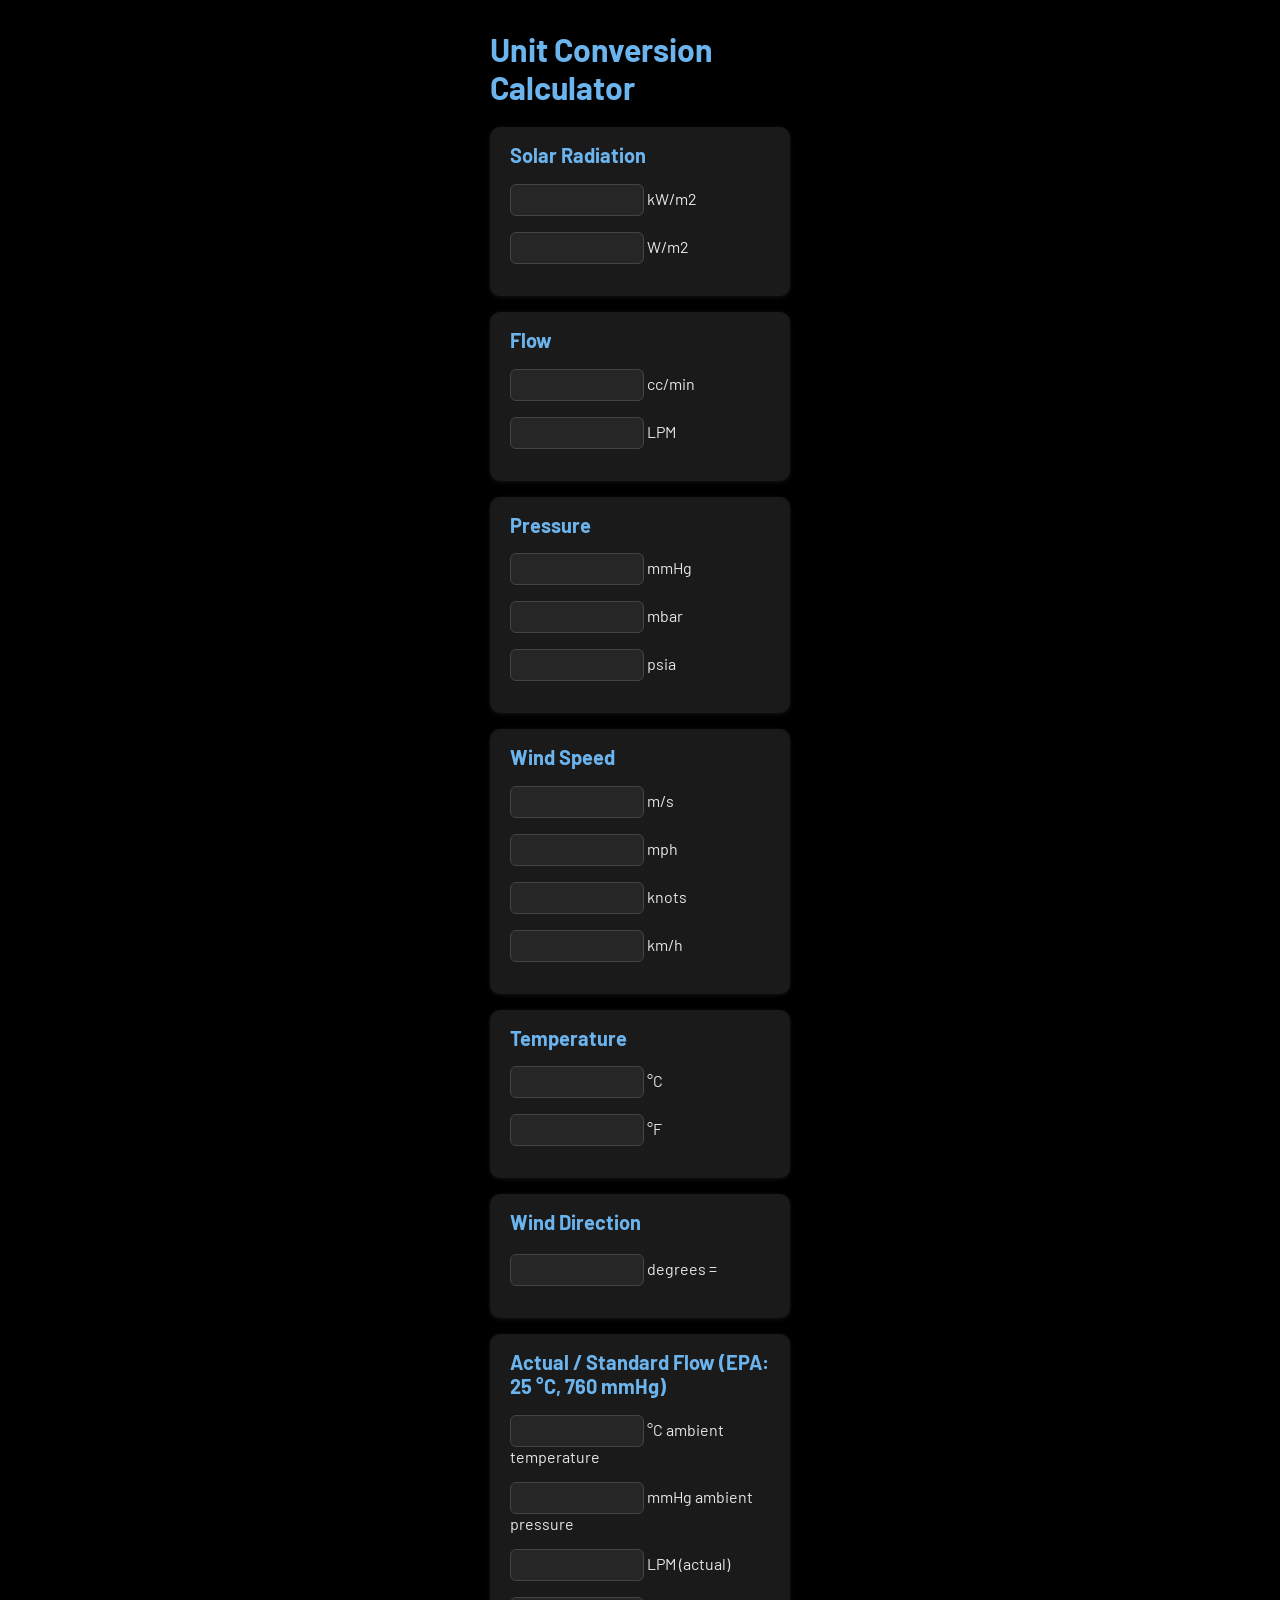
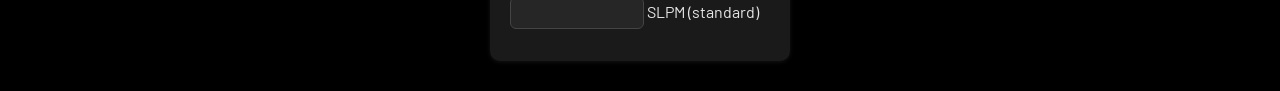
<file: Unit_Conversion.html>
<!DOCTYPE html>
  <html>
  <head>
  <title>Unit Conversion Calculator</title>
  <meta name="viewport" content="width=device-width, initial-scale=1">
  <link href="https://fonts.googleapis.com/css2?family=Barlow:wght@400;700&display=swap" rel="stylesheet">
  <style>
    body {
      font-family: "Barlow", Arial, sans-serif;
      background: #000000;
      color: #e6e6e6;
      color-scheme: dark;
      max-width: 300px;
      margin: 30px auto;
      padding: 0 16px;
    }
    h1 {
      color: #6cb4ee;
    }
    .grid {
      display: grid;
      grid-template-columns: repeat(auto-fit, minmax(280px, 1fr));
      gap: 16px;
    }
    .card {
      background: #1a1a1a;
      border-radius: 10px;
      padding: 16px 20px;
      box-shadow: 0 1px 4px rgba(255, 255, 255, 0.08);
    }
    .card h2 {
      margin-top: 0;
      font-size: 20px;
      color: #6cb4ee;
    }
    .note {
      font-size: 14px;
      color: #9aa4b2;
    }
    input {
      font-size: 16px;
      padding: 6px;
      width: 120px;
      background: #262626;
      color: #ffffff;
      border: 1px solid #444444;
      border-radius: 6px;
    }
    #compass {
      font-size: 24px;
      font-weight: bold;
      color: #6cb4ee;
    }
    </style>
  </head>
  <body>
    <h1>Unit Conversion Calculator</h1>
    <div class="grid">

      <div class="card">
    <h2>Solar Radiation </h2>
    <p><input id="kw" type="number" oninput="fromKw()"> kW/m2</p>
    <p><input id="w" type="number" oninput="fromW()"> W/m2</p>
      </div>
      <div class="card">
    <h2>Flow</h2>
    <p><input id="cc" type="number" oninput="fromCc()"> cc/min</p>
    <p><input id="lpm" type="number" oninput="fromLpm()"> LPM</p>
      </div>
      <div class="card">
    <h2>Pressure</h2>
    <p><input id="mmhg" type="number" oninput="fromPressure('mmhg')"> mmHg</p>
    <p><input id="mbar" type="number" oninput="fromPressure('mbar')"> mbar</p>
    <p><input id="psia" type="number" oninput="fromPressure('psia')"> psia</p>
      </div>
      <div class="card">
    <h2>Wind Speed</h2>
    <p><input id="ms" type="number" oninput="fromWind('ms')"> m/s</p>
    <p><input id="mph" type="number" oninput="fromWind('mph')"> mph</p>
    <p><input id="knots" type="number" oninput="fromWind('knots')"> knots</p>
    <p><input id="kmh" type="number" oninput="fromWind('kmh')"> km/h</p>
      </div>
      <div class="card">
    <h2>Temperature</h2>
    <p><input id="degc" type="number" oninput="fromC()"> °C</p>
    <p><input id="degf" type="number" oninput="fromF()"> °F</p>
      </div>
      <div class="card">
    <h2>Wind Direction</h2>
    <p><input id="deg" type="number" oninput="fromDeg()"> degrees = <span id="compass"></span></p>
      </div>
      <div class="card">
    <h2>Actual / Standard Flow (EPA: 25 °C, 760 mmHg)</h2>
    <p><input id="flowT" type="number" oninput="recalcFlow()"> °C ambient temperature</p>
    <p><input id="flowP" type="number" oninput="recalcFlow()"> mmHg ambient pressure</p>
    <p><input id="alpm" type="number" oninput="fromAlpm()"> LPM (actual)</p>
    <p><input id="slpm" type="number" oninput="fromSlpm()"> SLPM (standard)</p>
      </div>
    </div>
 <script>
   // How many mbar are in 1 of each unit
   var mbarPer = {
     mmhg: 1013.25 / 760,
     mbar: 1,
     psia: 68.94757293
   };
   //Decimal places to show for each pressure unit
   var mbarDecimals = {
     mmhg: 1,
     mbar: 1,
     psia: 3
   }
   //Convert any pressure box to all the others
   function fromPressure(unit) {
     var text = document.getElementById(unit).value;
     for (var other in mbarPer) {
       if (other != unit) {
         if (text == "") {
           document.getElementById(other).value = "";
         } else {
           var mbar = parseFloat(text) *mbarPer[unit];
           document.getElementById(other).value = clean(mbar / mbarPer[other], mbarDecimals[other]);
         }
       }
     }
   }   
   // Round to a set number of decimal places
   function clean(n, places) {
     return parseFloat(n.toFixed(places));
   }
  // kW/m2 to W/m2
  function fromKw() {
     var text = document.getElementById("kw").value;
     if (text == "") {
      document.getElementById("w").value = "";
     } else {
       document.getElementById("w").value = clean(parseFloat(text) * 1000, 0);
     }
  }

  // W/m2 to KW/m2
  function fromW() {
    var text = document.getElementById("w").value;
    if (text == "") {
      document.getElementById("kw").value = "";
    } else {
        document.getElementById("kw").value = clean(parseFloat(text) / 1000, 2);
    }
  }
   // cc/min to LPM
   function fromCc() {
   var text = document.getElementById("cc").value;
   if (text == "") {
     document.getElementById("lpm").value = "";
   } else {
     document.getElementById("lpm").value = clean(parseFloat(text) / 1000, 3);
   }
  }
  //LPM to cc/min
   function fromLpm() {
     var text = document.getElementById("lpm").value;
     if (text == "") {
       document.getElementById("cc").value = ""; 
     } else {
       document.getElementById("cc").value = clean(parseFloat(text) * 1000, 0);
     }
   }
   // How many m/s are in 1 of each unit
   var msPer = {
     ms: 1,
     mph: 0.44704,
     knots: 1852/3600,
     kmh: 1000/3600
   };
   //Convert any wind speed box to all the others
   function fromWind(unit) {
     var text = document.getElementById(unit).value;
     for (var other in msPer) {
       if (other != unit) {
         if (text == "") {
           document.getElementById(other).value = "";
         } else {
           var ms = parseFloat(text) * msPer[unit];
           document.getElementById(other).value = clean(ms / msPer[other], 1);
         }
       }
     }
   }
   // °C to °F
   function fromC() {
     var text = document.getElementById("degc").value;
     if (text == "") {
       document.getElementById("degf").value = "";
     } else {
       document.getElementById("degf").value = clean(parseFloat(text) * 9 / 5 + 32, 1);
     }  
   }
   // °F to °C
   function fromF() {
     var text = document.getElementById("degf").value;
     if (text == "") {
       document.getElementById("degc").value = "";
     } else {
       document.getElementById("degc").value = clean((parseFloat(text) - 32) * 5 / 9, 1);
     }
   }
   // The 16 compass points, starting at north and going clockwise
   var points = ["N", "NNE", "NE", "ENE", "E", "ESE", "SE", "SSE", "S", "SSW", "SW", "WSW", "W", "WNW", "NW", "NNW"];

   // Degrees to compass point
   function fromDeg() {
     var text = document.getElementById("deg").value;
     var out = document.getElementById("compass");
     if (text == "") {
       out.textContent = "";
     } else {
       var d = parseFloat(text);
       if (d < 0 || d > 360) {
         out.textContent = "Enter 0 to 360";
       } else {
         var i = Math.round(d / 22.5) % 16;
         out.textContent = points[i];
       }
     }
   }
  // EPA standard conditions (40 CFR 50.3)
   var STD_T = 298.15;   // 25 °C in Kelvin
   var STD_P = 760;      // mmHg
   // Remembers which flow box you typed in last
   var lastFlow = "alpm";
   // When temperature or pressure changes, redo whichever direction you used last
   function recalcFlow() {
     if (lastFlow == "alpm") {
       fromAlpm();
     } else {
       fromSlpm();
     }
   }

   // Actual LPM to standard SLPM
   function fromAlpm() {
     lastFlow = "alpm";
     var t = document.getElementById("flowT").value;
     var p = document.getElementById("flowP").value;
     var q = document.getElementById("alpm").value;
     if (t == "" || p == "" || q == "") {
       document.getElementById("slpm").value = "";
     } else {
       var tK = parseFloat(t) + 273.15;
       var slpm = parseFloat(q) * (parseFloat(p) / STD_P) * (STD_T / tK);
       document.getElementById("slpm").value = clean(slpm, 2);
     }
   }

   // Standard SLPM to actual LPM
   function fromSlpm() {
     lastFlow = "slpm";
     var t = document.getElementById("flowT").value;
     var p = document.getElementById("flowP").value;
     var q = document.getElementById("slpm").value;
     if (t == "" || p == "" || q == "") {
       document.getElementById("alpm").value = "";
     } else {
       var tK = parseFloat(t) + 273.15;
       var alpm = parseFloat(q) * (STD_P / parseFloat(p)) * (tK / STD_T);
       document.getElementById("alpm").value = clean(alpm, 2);
     }
   }       
</script>
</body>
</html>
</file>
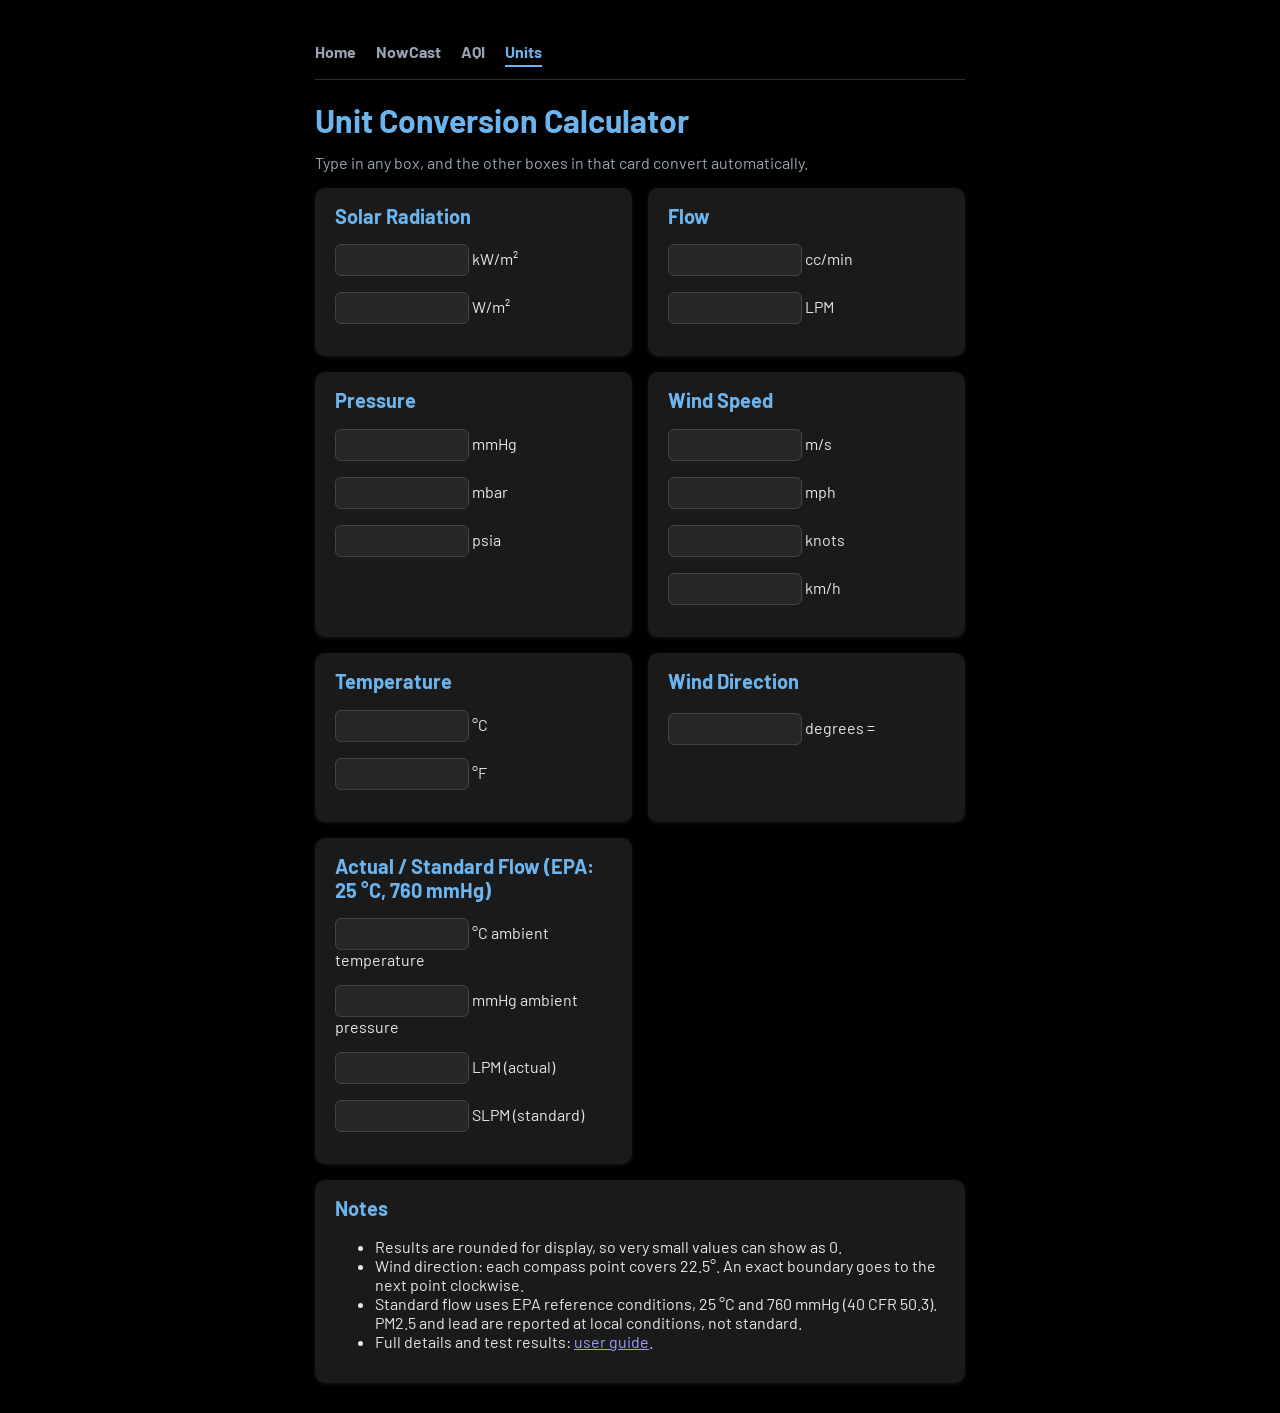
<file: units.html>
<!DOCTYPE html>
  <html>
  <head>
  <meta charset="utf-8">
  <title>Unit Conversion Calculator</title>
  <meta name="viewport" content="width=device-width, initial-scale=1">
  <link href="https://fonts.googleapis.com/css2?family=Barlow:wght@400;700&display=swap" rel="stylesheet">
  <link rel="stylesheet" href="style.css">
  <link rel="icon" href="favicon.svg">
    <style>
    body {
      font-family: "Barlow", Arial, sans-serif;
      background: #000000;
      color: #e6e6e6;
      color-scheme: dark;
      max-width: 650px;
      margin: 30px auto;
      padding: 0 16px;
    }
    h1 {
      color: #6cb4ee;
    }
    .grid {
      display: grid;
      grid-template-columns: repeat(auto-fit, minmax(280px, 1fr));
      gap: 16px;
    }
    .card {
      background: #1a1a1a;
      border-radius: 10px;
      padding: 16px 20px;
      box-shadow: 0 1px 4px rgba(255, 255, 255, 0.08);
    }
    .card h2 {
      margin-top: 0;
      font-size: 20px;
      color: #6cb4ee;
    }
    .note {
      font-size: 14px;
      color: #9aa4b2;
    }
    input {
      font-size: 16px;
      padding: 6px;
      width: 120px;
      background: #262626;
      color: #ffffff;
      border: 1px solid #444444;
      border-radius: 6px;
    }
    #compass {
      font-size: 24px;
      font-weight: bold;
      color: #6cb4ee;
    }
    </style>
  </head>
  <body>
    <nav class="topnav">
    <a href="index.html">Home</a>
    <a href="nowcast.html">NowCast</a>
    <a href="aqi.html">AQI</a>
    <a href="units.html" aria-current="page">Units</a>
  </nav>
    <h1>Unit Conversion Calculator</h1>
    <p class="lede">Type in any box, and the other boxes in that card convert automatically.</p>
    <div class="grid">

      <div class="card">
    <h2>Solar Radiation </h2>
    <p><input id="kw" type="number" oninput="fromKw()"> kW/m²</p>
    <p><input id="w" type="number" oninput="fromW()"> W/m²</p>
      </div>
      <div class="card">
    <h2>Flow</h2>
    <p><input id="cc" type="number" oninput="fromCc()"> cc/min</p>
    <p><input id="lpm" type="number" oninput="fromLpm()"> LPM</p>
      </div>
      <div class="card">
    <h2>Pressure</h2>
    <p><input id="mmhg" type="number" oninput="fromPressure('mmhg')"> mmHg</p>
    <p><input id="mbar" type="number" oninput="fromPressure('mbar')"> mbar</p>
    <p><input id="psia" type="number" oninput="fromPressure('psia')"> psia</p>
      </div>
      <div class="card">
    <h2>Wind Speed</h2>
    <p><input id="ms" type="number" oninput="fromWind('ms')"> m/s</p>
    <p><input id="mph" type="number" oninput="fromWind('mph')"> mph</p>
    <p><input id="knots" type="number" oninput="fromWind('knots')"> knots</p>
    <p><input id="kmh" type="number" oninput="fromWind('kmh')"> km/h</p>
      </div>
      <div class="card">
    <h2>Temperature</h2>
    <p><input id="degc" type="number" oninput="fromC()"> °C</p>
    <p><input id="degf" type="number" oninput="fromF()"> °F</p>
    <p class="note" id="tempMsg"></p>
      </div>
      <div class="card">
    <h2>Wind Direction</h2>
    <p><input id="deg" type="number" oninput="fromDeg()"> degrees = <span id="compass"></span></p>
      </div>
      <div class="card">
    <h2>Actual / Standard Flow (EPA: 25 °C, 760 mmHg)</h2>
    <p><input id="flowT" type="number" oninput="recalcFlow()"> °C ambient temperature</p>
    <p><input id="flowP" type="number" oninput="recalcFlow()"> mmHg ambient pressure</p>
    <p><input id="alpm" type="number" oninput="fromAlpm()"> LPM (actual)</p>
    <p><input id="slpm" type="number" oninput="fromSlpm()"> SLPM (standard)</p>
      </div>
    </div>
      <div class="card" style="margin-top: 16px;">
        <h2>Notes</h2>
        <ul>
        <li>Results are rounded for display, so very small values can show as 0.</li>
        <li>Wind direction: each compass point covers 22.5°. An exact boundary goes to the next point clockwise.</li>
        <li>Standard flow uses EPA reference conditions, 25 °C and 760 mmHg (40 CFR 50.3). PM2.5 and lead are reported at local conditions, not standard.</li>
        <li>Full details and test results: <a href="user-guide.txt">user guide</a>.</li>
        </ul>
      </div>
 <script>
  // Absolute zero: nothing can be colder
   var MIN_C = -273.15;
   var MIN_F = -459.67;
   // How many mbar are in 1 of each unit
   var mbarPer = {
     mmhg: 1013.25 / 760,
     mbar: 1,
     psia: 68.94757293
   };
   //Decimal places to show for each pressure unit
   var mbarDecimals = {
     mmhg: 1,
     mbar: 1,
     psia: 3
   }
   //Convert any pressure box to all the others
   function fromPressure(unit) {
     var text = document.getElementById(unit).value;
     for (var other in mbarPer) {
       if (other != unit) {
         if (text == "") {
           document.getElementById(other).value = "";
         } else {
           var mbar = parseFloat(text) *mbarPer[unit];
           document.getElementById(other).value = clean(mbar / mbarPer[other], mbarDecimals[other]);
         }
       }
     }
   }   
   // Round to a set number of decimal places
   function clean(n, places) {
     return parseFloat(n.toFixed(places));
   }
  // kW/m2 to W/m2
  function fromKw() {
     var text = document.getElementById("kw").value;
     if (text == "") {
      document.getElementById("w").value = "";
     } else {
       document.getElementById("w").value = clean(parseFloat(text) * 1000, 0);
     }
  }

  // W/m2 to KW/m2
  function fromW() {
    var text = document.getElementById("w").value;
    if (text == "") {
      document.getElementById("kw").value = "";
    } else {
        document.getElementById("kw").value = clean(parseFloat(text) / 1000, 2);
    }
  }
   // cc/min to LPM
   function fromCc() {
   var text = document.getElementById("cc").value;
   if (text == "") {
     document.getElementById("lpm").value = "";
   } else {
     document.getElementById("lpm").value = clean(parseFloat(text) / 1000, 3);
   }
  }
  //LPM to cc/min
   function fromLpm() {
     var text = document.getElementById("lpm").value;
     if (text == "") {
       document.getElementById("cc").value = ""; 
     } else {
       document.getElementById("cc").value = clean(parseFloat(text) * 1000, 0);
     }
   }
   // How many m/s are in 1 of each unit
   var msPer = {
     ms: 1,
     mph: 0.44704,
     knots: 1852/3600,
     kmh: 1000/3600
   };
   //Convert any wind speed box to all the others
   function fromWind(unit) {
     var text = document.getElementById(unit).value;
     for (var other in msPer) {
       if (other != unit) {
         if (text == "") {
           document.getElementById(other).value = "";
         } else {
           var ms = parseFloat(text) * msPer[unit];
           document.getElementById(other).value = clean(ms / msPer[other], 1);
         }
       }
     }
   }
   // °C to °F
   function fromC() {
     var text = document.getElementById("degc").value;
     var msg = document.getElementById("tempMsg");
     msg.textContent = "";
     if (text == "") {
       document.getElementById("degf").value = "";
     } else if (parseFloat(text) < MIN_C) {
       document.getElementById("degf").value = "";
       msg.textContent = "Below absolute zero (-273.15 °C)";
     } else {
       document.getElementById("degf").value = clean(parseFloat(text) * 9 / 5 + 32, 1);
     }  
   }
   // °F to °C
   function fromF() {
     var text = document.getElementById("degf").value;
     var msg = document.getElementById("tempMsg");
     msg.textContent = "";
     if (text == "") {
       document.getElementById("degc").value = "";
     } else if (parseFloat(text) < MIN_F) {
       document.getElementById("degc").value = "";
       msg.textContent = "Below absolute zero (-459.67 °F)";
     } else {
       document.getElementById("degc").value = clean((parseFloat(text) - 32) * 5 / 9, 1);
     }
   }
   // The 16 compass points, starting at north and going clockwise
   var points = ["N", "NNE", "NE", "ENE", "E", "ESE", "SE", "SSE", "S", "SSW", "SW", "WSW", "W", "WNW", "NW", "NNW"];

   // Degrees to compass point
   function fromDeg() {
     var text = document.getElementById("deg").value;
     var out = document.getElementById("compass");
     if (text == "") {
       out.textContent = "";
     } else {
       var d = parseFloat(text);
       if (d < 0 || d > 360) {
         out.textContent = "Enter 0 to 360";
       } else {
         var i = Math.round(d / 22.5) % 16;
         out.textContent = points[i];
       }
     }
   }
  // EPA standard conditions (40 CFR 50.3)
   var STD_T = 298.15;   // 25 °C in Kelvin
   var STD_P = 760;      // mmHg
   // Remembers which flow box you typed in last
   var lastFlow = "alpm";
   // When temperature or pressure changes, redo whichever direction you used last
   function recalcFlow() {
     if (lastFlow == "alpm") {
       fromAlpm();
     } else {
       fromSlpm();
     }
   }

   // Actual LPM to standard SLPM
   function fromAlpm() {
     lastFlow = "alpm";
     var t = document.getElementById("flowT").value;
     var p = document.getElementById("flowP").value;
     var q = document.getElementById("alpm").value;
     if (t == "" || p == "" || q == "" || parseFloat(t) <= MIN_C) {
       document.getElementById("slpm").value = "";
     } else {
       var tK = parseFloat(t) + 273.15;
       var slpm = parseFloat(q) * (parseFloat(p) / STD_P) * (STD_T / tK);
       document.getElementById("slpm").value = clean(slpm, 2);
     }
   }

   // Standard SLPM to actual LPM
   function fromSlpm() {
     lastFlow = "slpm";
     var t = document.getElementById("flowT").value;
     var p = document.getElementById("flowP").value;
     var q = document.getElementById("slpm").value;
     if (t == "" || p == "" || q == "" || parseFloat(t) <= MIN_C) {
       document.getElementById("alpm").value = "";
     } else {
       var tK = parseFloat(t) + 273.15;
       var alpm = parseFloat(q) * (STD_P / parseFloat(p)) * (tK / STD_T);
       document.getElementById("alpm").value = clean(alpm, 2);
     }
   }       
</script>
</body>
</html>
</file>
<file: style.css>
/* Shared pieces used by every page */
.menu {
  display: grid;
  gap: 16px;
}
.tool {
  display: block;
  background: #1b1b1b;
  border: 1px solid #2e2e2e;
  border-radius: 10px;
  padding: 16px 20px;
  color: inherit;
  text-decoration: none;
}
.tool:hover {
  border-color: #6cb4ee;
}
.tool h2 {
  margin: 0 0 6px;
  color: #6cb4ee;
}
.tool p {
  margin: 0;
  color: #9aa4b2;
}
.lede {
  color: #9aa4b2;
  margin-top: -8px
}
.topnav {
  display: flex;
  gap: 20px;
  padding: 12px 0;
  margin-bottom: 20px;
  border-bottom: 1px solid #2e2e2e;
  font-family: "Barlow", Arial, sans-serif;
}
.topnav a {
  color: #9aa4b2;
  text-decoration: none;
  font-weight: 700;
}
.topnav a:hover {
  color: #6cb4ee;
}
.topnav a[aria-current="page"] {
  color: #6cb4ee;
  border-bottom: 2px solid #6cb4ee;
  padding-bottom: 4px
}
/* input boxes glow blue when you click into them */
input, 
textarea {
  transition: border-color 0.2s, box-shadow 0.2s;
}
input:focus,
textarea:focus {
  outline: none;
  border-color: #6cb4ee;
  box-shadow: 0 0 0 3px rgba(108, 180, 238, 0.25);
}
/*Buttons lighten on hover and press down when clicked */
button {
  transition: background 0.2s;
}
button:hover {
  background: #2563a0;
}
button:active {
  transform: translateY(1px);
}
</file>
